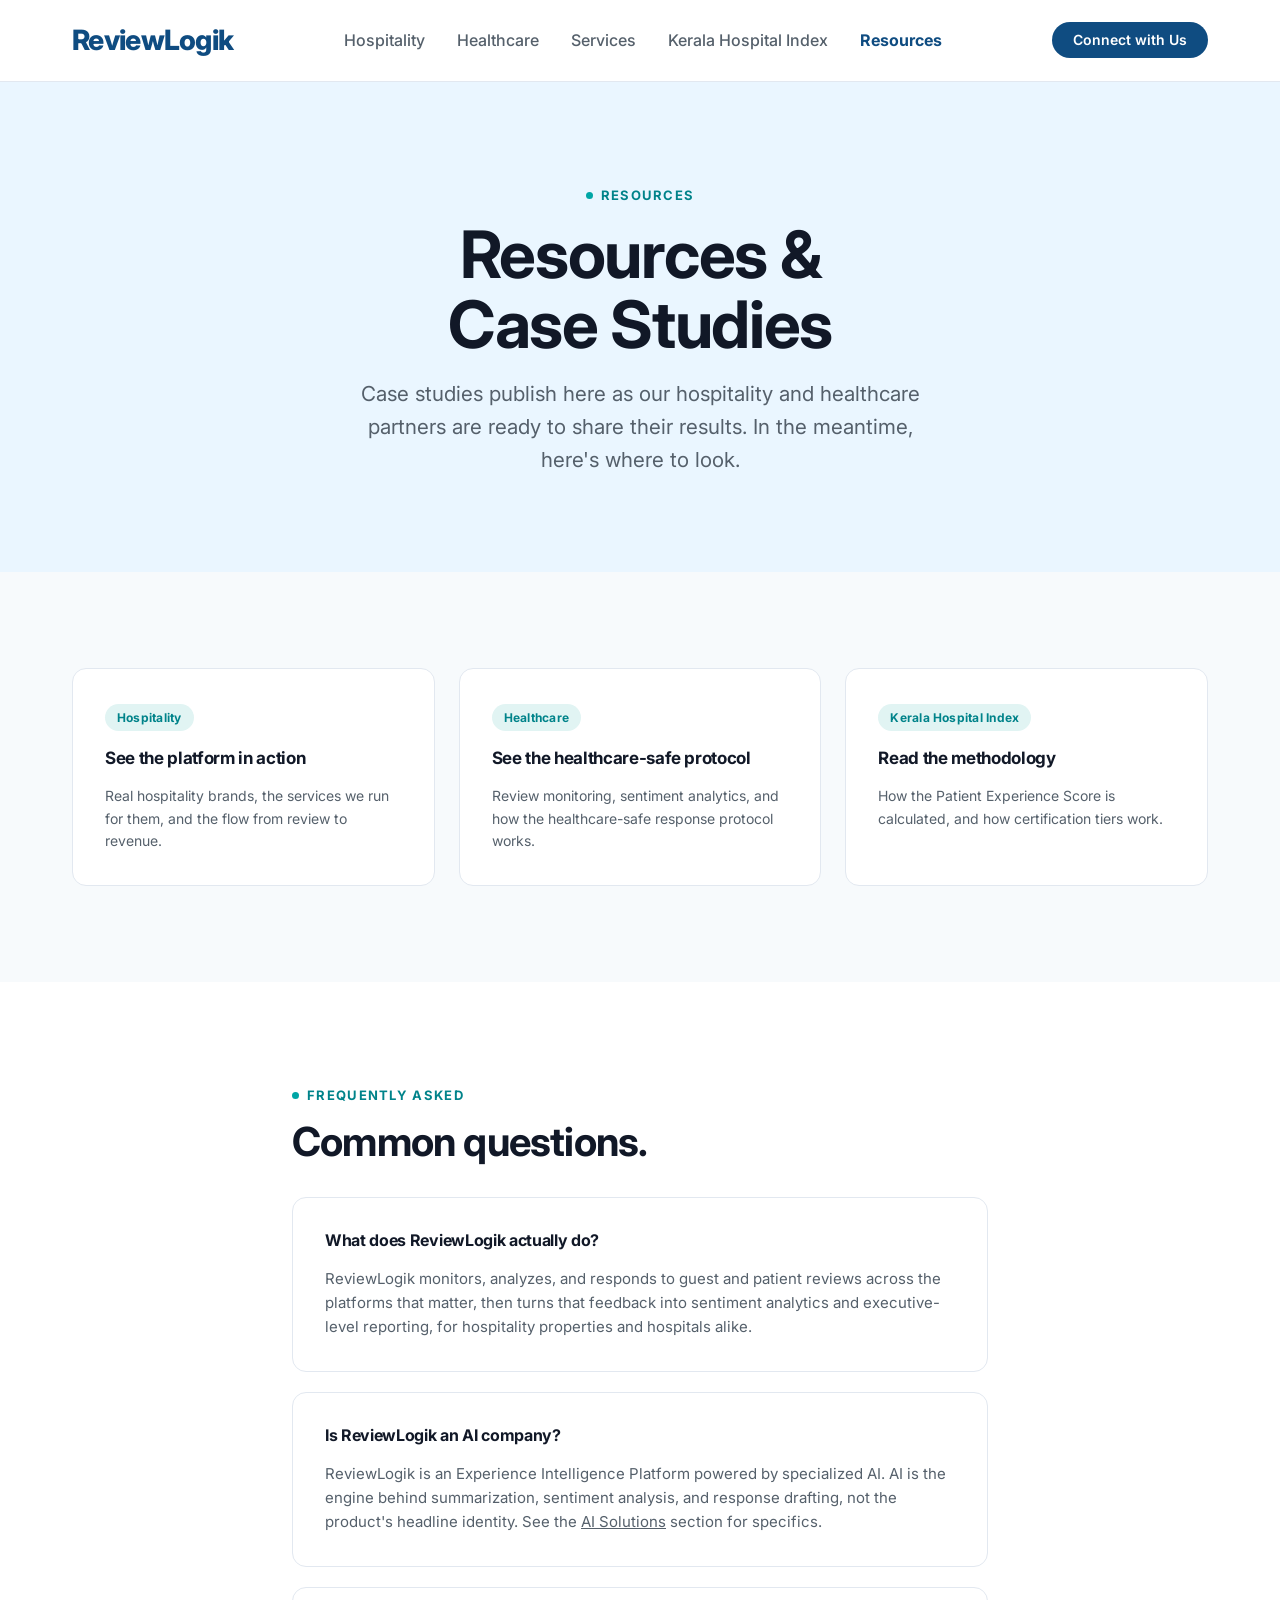
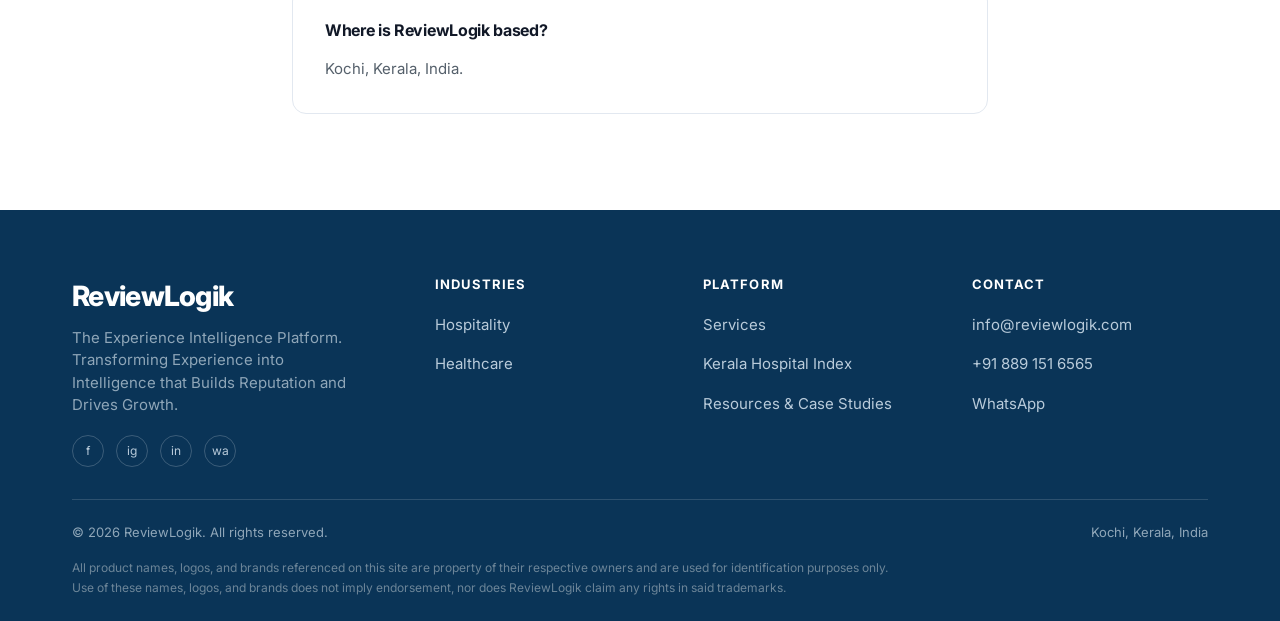
<file: resources.html>
<!DOCTYPE html>
<html lang="en">
<head>
<meta charset="UTF-8">
<meta name="viewport" content="width=device-width, initial-scale=1.0">
<title>Resources &amp; Case Studies | ReviewLogik</title>
<meta name="description" content="Resources and case studies from ReviewLogik: case studies publish here as our hospitality and healthcare partners are ready to share their results.">
<link rel="canonical" href="https://reviewlogik.com/resources.html">

<meta property="og:type" content="website">
<meta property="og:title" content="Resources & Case Studies | ReviewLogik">
<meta property="og:description" content="Resources and case studies from ReviewLogik: case studies publish here as our hospitality and healthcare partners are ready to share their results.">
<meta property="og:url" content="https://reviewlogik.com/resources.html">
<meta property="og:image" content="https://reviewlogik.com/assets/img/og-default.png">
<meta property="og:site_name" content="ReviewLogik">

<meta name="twitter:card" content="summary_large_image">
<meta name="twitter:title" content="Resources & Case Studies | ReviewLogik">
<meta name="twitter:description" content="Resources and case studies from ReviewLogik: case studies publish here as our hospitality and healthcare partners are ready to share their results.">
<meta name="twitter:image" content="https://reviewlogik.com/assets/img/og-default.png">

<link rel="preconnect" href="https://fonts.googleapis.com">
<link rel="preconnect" href="https://fonts.gstatic.com" crossorigin>
<link href="https://fonts.googleapis.com/css2?family=Inter:wght@400;500;600;700;800&display=swap" rel="stylesheet">
<link rel="stylesheet" href="/assets/css/styles.css">

<script type="application/ld+json">
{
  "@context": "https://schema.org",
  "@type": "Organization",
  "name": "ReviewLogik",
  "url": "https://reviewlogik.com/",
  "description": "ReviewLogik is the Experience Intelligence Platform, helping hospitality and healthcare organizations turn guest and patient feedback into reputation and growth.",
  "sameAs": ["https://www.facebook.com/reviewlogik/", "https://www.instagram.com/reviewlogik/", "https://www.linkedin.com/company/reviewlogik/"],
  "address": { "@type": "PostalAddress", "addressLocality": "Kochi", "addressRegion": "Kerala", "addressCountry": "IN" },
  "contactPoint": { "@type": "ContactPoint", "telephone": "+91-889-151-6565", "email": "info@reviewlogik.com", "contactType": "sales" }
}
</script>
<script type="application/ld+json">
{
  "@context": "https://schema.org",
  "@type": "BreadcrumbList",
  "itemListElement": [
    { "@type": "ListItem", "position": 1, "name": "Home", "item": "https://reviewlogik.com/" },
    { "@type": "ListItem", "position": 2, "name": "Resources & Case Studies", "item": "https://reviewlogik.com/resources.html" }
  ]
}
</script>
</head>
<body>

<a class="skip-link" href="#main">Skip to content</a>
<header class="site-header">
  <div class="nav-inner">
    <a class="wordmark" href="/index.html" aria-label="ReviewLogik home">ReviewLogik</a>
    <nav class="nav-links" aria-label="Primary">
      <a href="/industries/hospitality.html">Hospitality</a>
      <a href="/industries/healthcare.html">Healthcare</a>
      <a href="/services.html">Services</a>
      <a href="/kerala-hospital-index.html">Kerala Hospital Index</a>
      <a href="/resources.html" aria-current="page">Resources</a>
    </nav>
    <div class="nav-cta">
      <a class="btn btn-primary btn-sm" href="/services.html#audit">Connect with Us</a>
      <button class="nav-toggle" type="button" aria-label="Open menu" aria-expanded="false" aria-controls="mobile-nav">
        <svg width="20" height="20" viewBox="0 0 20 20" fill="none" aria-hidden="true"><path d="M3 5h14M3 10h14M3 15h14" stroke="currentColor" stroke-width="1.6" stroke-linecap="round"/></svg>
      </button>
    </div>
  </div>
  <nav class="nav-mobile" id="mobile-nav" aria-label="Mobile">
    <a href="/industries/hospitality.html">Hospitality</a>
    <a href="/industries/healthcare.html">Healthcare</a>
    <a href="/services.html">Services</a>
    <a href="/kerala-hospital-index.html">Kerala Hospital Index</a>
    <a href="/resources.html">Resources</a>
    <a href="/services.html#audit">Connect with Us</a>
  </nav>
</header>

<main id="main">

  <!-- HERO -->
  <section class="center-text section-sky">
    <div class="wrap" style="max-width:720px;">
      <span class="eyebrow" style="justify-content:center;">Resources</span>
      <h1>Resources &amp; Case Studies</h1>
      <p class="lede center-text" style="margin:16px auto 0;">Case studies publish here as our hospitality and healthcare partners are ready to share their results. In the meantime, here's where to look.</p>
    </div>
  </section>

  <!-- WHERE TO LOOK NOW -->
  <section class="section-alt">
    <div class="wrap">
      <div class="grid grid-3">
        <a class="card card-hover reveal" href="/industries/hospitality.html" style="display:block;">
          <span class="badge badge-teal mb-2">Hospitality</span>
          <h3 style="font-size:1.0625rem;">See the platform in action</h3>
          <p class="muted mt-2" style="font-size:0.875rem;">Real hospitality brands, the services we run for them, and the flow from review to revenue.</p>
        </a>
        <a class="card card-hover reveal" href="/industries/healthcare.html" style="display:block;">
          <span class="badge badge-teal mb-2">Healthcare</span>
          <h3 style="font-size:1.0625rem;">See the healthcare-safe protocol</h3>
          <p class="muted mt-2" style="font-size:0.875rem;">Review monitoring, sentiment analytics, and how the healthcare-safe response protocol works.</p>
        </a>
        <a class="card card-hover reveal" href="/kerala-hospital-index.html" style="display:block;">
          <span class="badge badge-teal mb-2">Kerala Hospital Index</span>
          <h3 style="font-size:1.0625rem;">Read the methodology</h3>
          <p class="muted mt-2" style="font-size:0.875rem;">How the Patient Experience Score is calculated, and how certification tiers work.</p>
        </a>
      </div>
    </div>
  </section>

  <!-- FAQ -->
  <section>
    <div class="wrap" style="max-width:760px;">
      <div class="section-head reveal">
        <span class="eyebrow">Frequently Asked</span>
        <h2>Common questions.</h2>
      </div>
      <div class="stack-3" style="gap:20px;">
        <div class="card reveal">
          <h3 style="font-size:1rem;">What does ReviewLogik actually do?</h3>
          <p class="muted mt-2" style="font-size:0.9375rem;">ReviewLogik monitors, analyzes, and responds to guest and patient reviews across the platforms that matter, then turns that feedback into sentiment analytics and executive-level reporting, for hospitality properties and hospitals alike.</p>
        </div>
        <div class="card reveal">
          <h3 style="font-size:1rem;">Is ReviewLogik an AI company?</h3>
          <p class="muted mt-2" style="font-size:0.9375rem;">ReviewLogik is an Experience Intelligence Platform powered by specialized AI. AI is the engine behind summarization, sentiment analysis, and response drafting, not the product's headline identity. See the <a href="/services.html#ai-solutions" style="text-decoration:underline;">AI Solutions</a> section for specifics.</p>
        </div>
        <div class="card reveal">
          <h3 style="font-size:1rem;">Where is ReviewLogik based?</h3>
          <p class="muted mt-2" style="font-size:0.9375rem;">Kochi, Kerala, India.</p>
        </div>
      </div>
    </div>
  </section>

</main>

<footer class="site-footer">
  <div class="wrap">
    <div class="footer-grid">
      <div>
        <div class="wordmark">ReviewLogik</div>
        <p class="footer-tagline">The Experience Intelligence Platform. Transforming Experience into Intelligence that Builds Reputation and Drives Growth.</p>
        <div class="footer-social">
          <a href="https://www.facebook.com/reviewlogik/" aria-label="ReviewLogik on Facebook">f</a>
          <a href="https://www.instagram.com/reviewlogik/" aria-label="ReviewLogik on Instagram">ig</a>
          <a href="https://www.linkedin.com/company/reviewlogik/" aria-label="ReviewLogik on LinkedIn">in</a>
          <a href="https://wa.me/+918891516565" aria-label="Message ReviewLogik on WhatsApp">wa</a>
        </div>
      </div>
      <div>
        <h5>Industries</h5>
        <ul>
          <li><a href="/industries/hospitality.html">Hospitality</a></li>
          <li><a href="/industries/healthcare.html">Healthcare</a></li>
        </ul>
      </div>
      <div>
        <h5>Platform</h5>
        <ul>
          <li><a href="/services.html">Services</a></li>
          <li><a href="/kerala-hospital-index.html">Kerala Hospital Index</a></li>
          <li><a href="/resources.html">Resources &amp; Case Studies</a></li>
        </ul>
      </div>
      <div>
        <h5>Contact</h5>
        <ul>
          <li><a href="mailto:info@reviewlogik.com">info@reviewlogik.com</a></li>
          <li><a href="tel:+918891516565">+91 889 151 6565</a></li>
          <li><a href="https://wa.me/+918891516565">WhatsApp</a></li>
        </ul>
      </div>
    </div>
    <div class="footer-bottom">
      <span>&copy; 2026 ReviewLogik. All rights reserved.</span>
      <span>Kochi, Kerala, India</span>
    </div>
    <p class="footer-legal">All product names, logos, and brands referenced on this site are property of their respective owners and are used for identification purposes only. Use of these names, logos, and brands does not imply endorsement, nor does ReviewLogik claim any rights in said trademarks.</p>
  </div>
</footer>

<script src="/assets/js/site.js"></script>
</body>
</html>
</file>
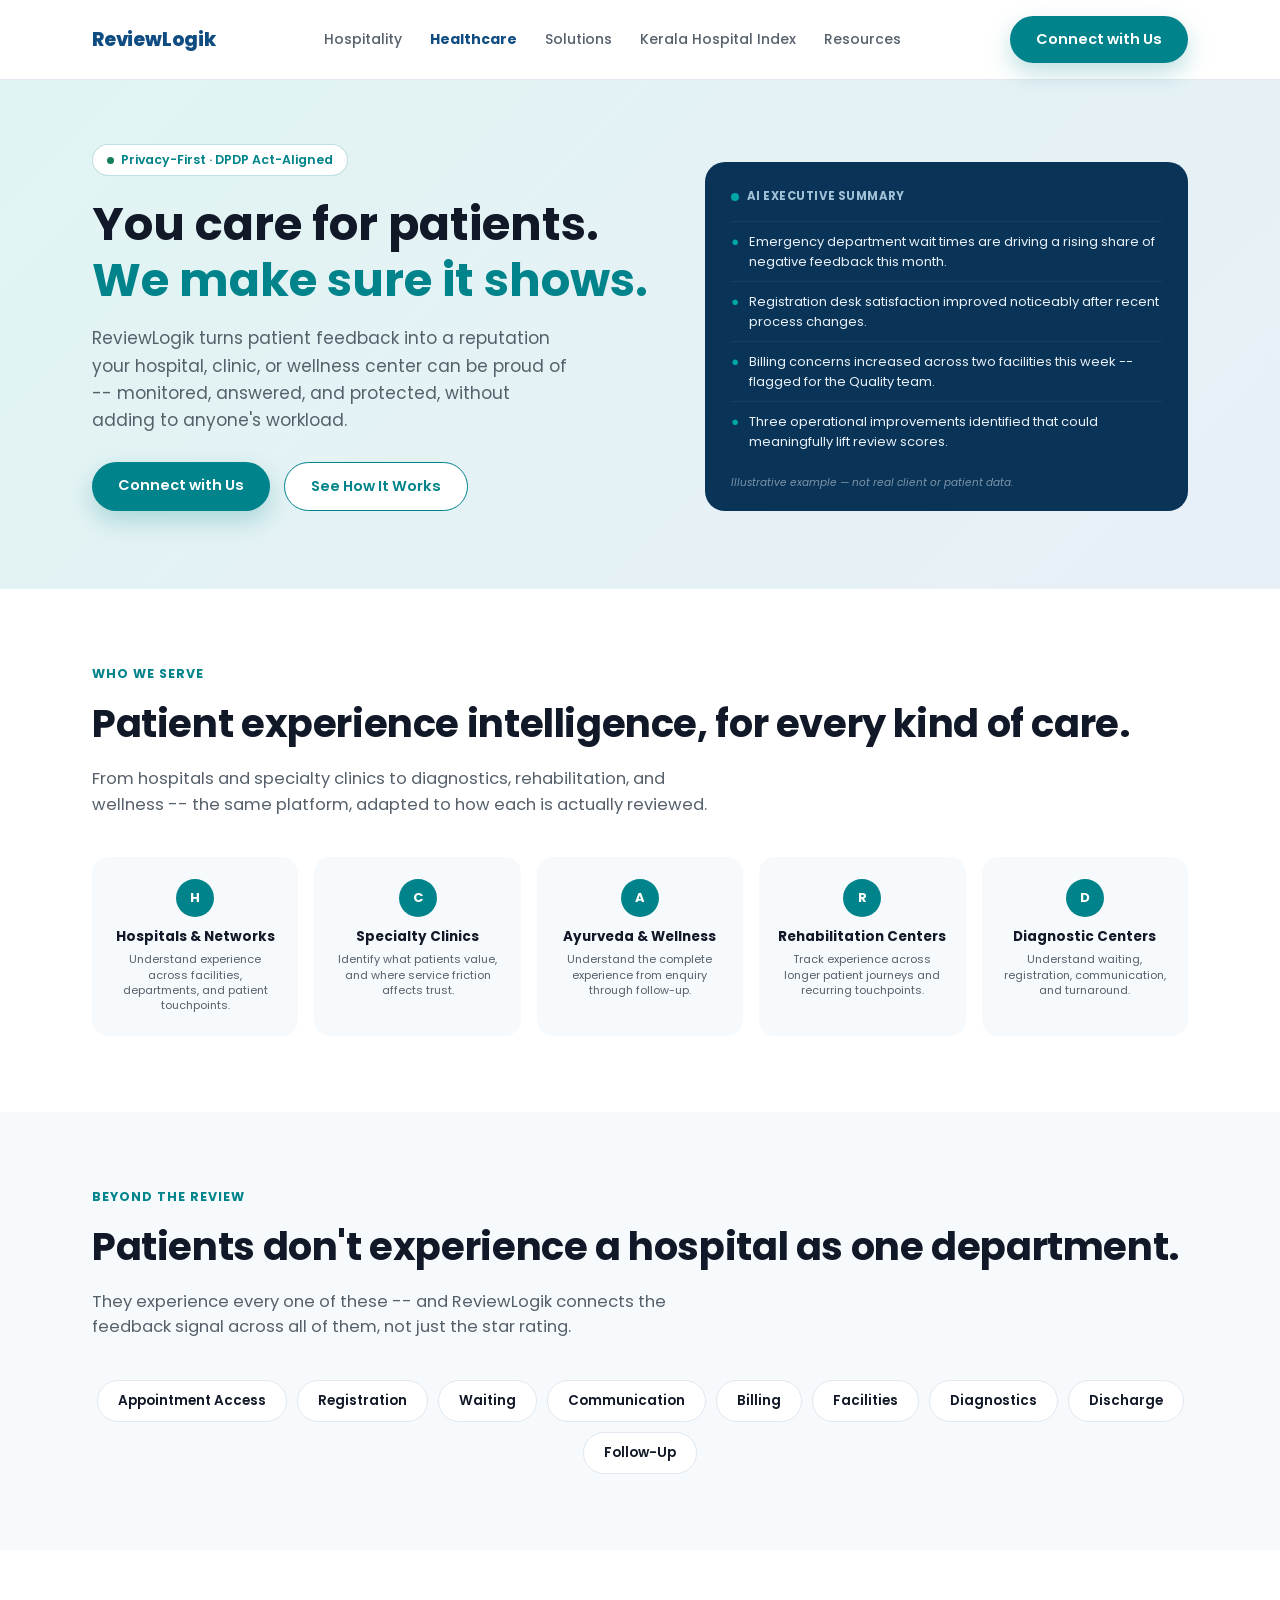
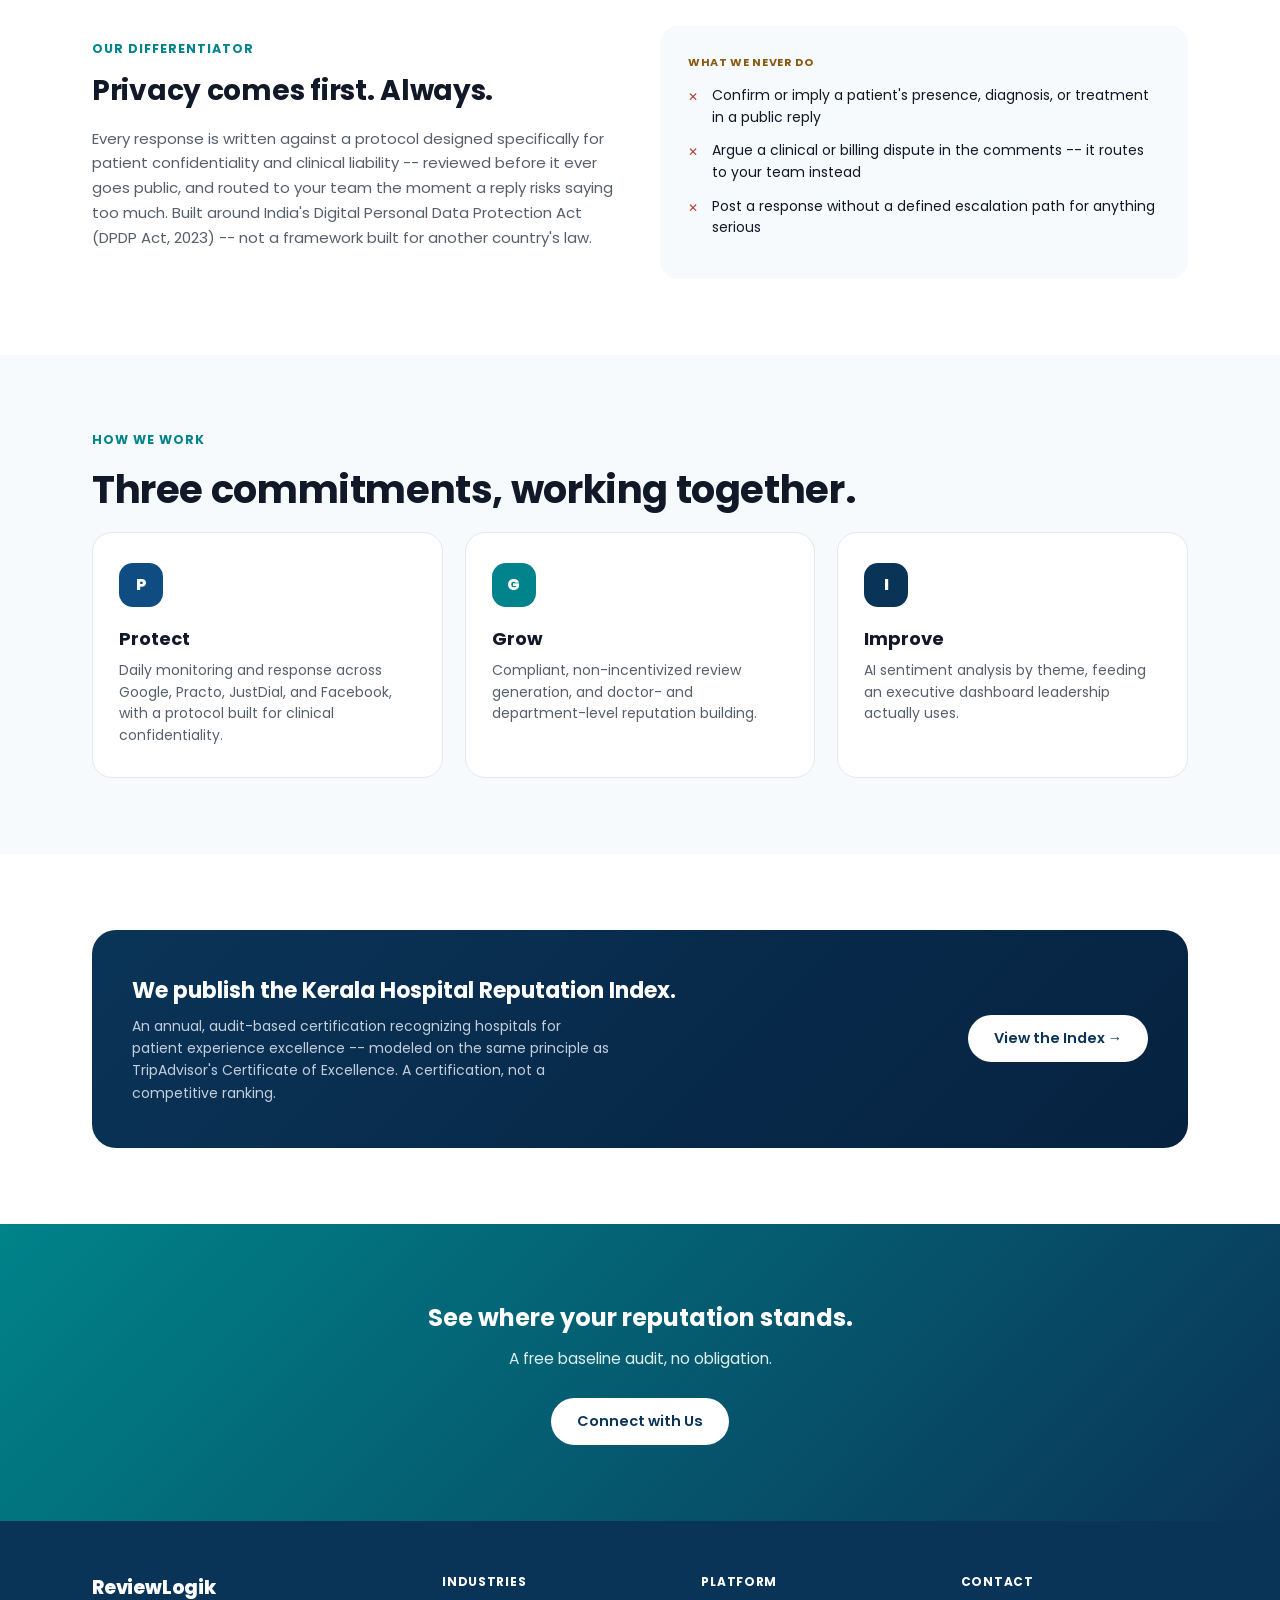
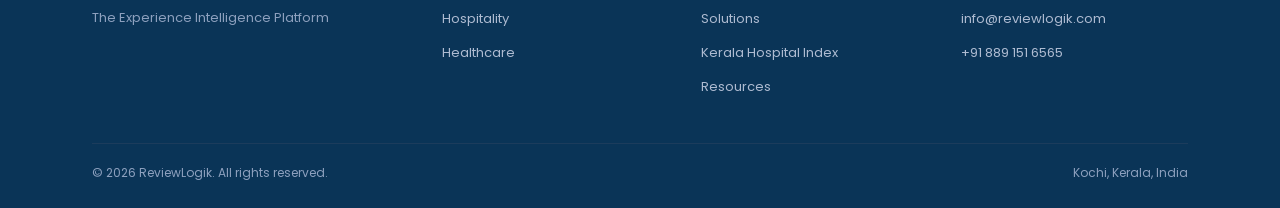
<file: ReviewLogik_Healthcare_Page.html>
<!DOCTYPE html>
<html lang="en">
<head>
<meta charset="UTF-8" />
<meta name="viewport" content="width=device-width, initial-scale=1.0" />
<title>ReviewLogik | Patient Experience Intelligence for Healthcare</title>
<meta name="description" content="ReviewLogik helps hospitals, clinics, and wellness providers understand and improve the patient experience, with a response protocol aligned to India's DPDP Act." />
<link rel="preconnect" href="https://fonts.googleapis.com">
<link href="https://fonts.googleapis.com/css2?family=Poppins:wght@400;500;600;700;800&display=swap" rel="stylesheet">
<style>
  :root{
    --color-primary:#0F4C81; --color-primary-dark:#0A3457; --color-primary-100:#E8F0F7;
    --color-teal:#00838A; --color-teal-bright:#00A6A6; --color-teal-100:#E1F4F3;
    --color-ink:#111827; --color-slate:#55606B; --color-slate-light:#8993A1;
    --color-surface:#FFFFFF; --color-surface-alt:#F7FAFC; --color-line:#E2E8F0;
    --color-success-text:#157F5A; --color-success-wash:#E7F6EE;
    --color-warning-text:#8A5A10; --color-warning-wash:#FDF3E3;
    --font:'Poppins', -apple-system, BlinkMacSystemFont, "Segoe UI", Roboto, Helvetica, Arial, sans-serif;
  }
  *{box-sizing:border-box;}
  html{scroll-behavior:smooth;}
  body{ margin:0; background:var(--color-surface); font-family:var(--font); color:var(--color-ink); }
  a{ color:inherit; }
  .wrap{ max-width:1160px; margin:0 auto; padding:0 32px; }
  section{ padding:76px 0; }
  .eyebrow{ font-size:12.5px; font-weight:700; letter-spacing:0.08em; text-transform:uppercase; color:var(--color-teal); margin-bottom:12px; }
  h2.section-title{ font-size:clamp(1.6rem, 1.2rem + 1.6vw, 2.4rem); font-weight:700; margin:0 0 14px; letter-spacing:-0.01em; }
  .section-sub{ font-size:16.5px; color:var(--color-slate); max-width:640px; margin-bottom:40px; line-height:1.55; }

  .btn-pill{ display:inline-block; padding:13px 26px; border-radius:999px; font-size:14.5px; font-weight:600; text-decoration:none; cursor:pointer; border:none; }
  .btn-primary{ background:var(--color-teal); color:#fff; box-shadow:0 10px 24px rgba(0,131,138,0.25); }
  .btn-ghost{ background:#fff; border:1.5px solid var(--color-teal); color:var(--color-teal); }
  .btn-on-dark{ background:#fff; color:var(--color-primary-dark); }

  header.nav{ position:sticky; top:0; z-index:50; background:rgba(255,255,255,0.92); backdrop-filter:blur(8px); border-bottom:1px solid var(--color-line); }
  .nav-inner{ display:flex; align-items:center; justify-content:space-between; padding:16px 32px; max-width:1160px; margin:0 auto; }
  .wordmark{ font-weight:800; font-size:19px; color:var(--color-primary); letter-spacing:-0.01em; text-decoration:none; }
  nav.links{ display:flex; align-items:center; gap:28px; }
  nav.links a{ font-size:14px; color:var(--color-slate); text-decoration:none; font-weight:500; }
  nav.links a.current{ color:var(--color-primary); font-weight:700; }

  .hero{ background:linear-gradient(135deg, var(--color-teal-100) 0%, var(--color-primary-100) 100%); padding:64px 0 60px; }
  .hero-grid{ display:grid; grid-template-columns:1.05fr 0.9fr; gap:50px; align-items:center; }
  .badge{ display:inline-flex; align-items:center; gap:7px; background:#fff; border:1px solid rgba(0,131,138,0.25); padding:6px 14px; border-radius:999px; font-size:12.5px; font-weight:600; color:var(--color-teal); margin-bottom:20px; }
  .badge .dot{ width:7px; height:7px; border-radius:50%; background:var(--color-success-text); }
  .hero h1{ font-size:clamp(1.9rem, 1.3rem + 2.5vw, 2.9rem); font-weight:700; color:var(--color-ink); line-height:1.2; margin:0 0 18px; }
  .hero h1 .hl{ color:var(--color-teal); }
  .hero p.sub{ font-size:17px; color:var(--color-slate); line-height:1.6; margin:0 0 28px; max-width:480px; }
  .hero-ctas{ display:flex; gap:14px; flex-wrap:wrap; margin-bottom:18px; }

  /* AI EXECUTIVE SUMMARY CARD */
  .ai-card{ background:var(--color-primary-dark); border-radius:20px; padding:26px 26px 20px; color:#fff; }
  .ai-card .head{ display:flex; align-items:center; gap:8px; margin-bottom:16px; }
  .ai-card .head .pulse{ width:8px; height:8px; border-radius:50%; background:var(--color-teal-bright); }
  .ai-card .head .t{ font-size:11.5px; font-weight:700; letter-spacing:0.05em; color:#9FC0D6; text-transform:uppercase; }
  .ai-row{ display:flex; gap:10px; padding:10px 0; border-top:1px solid #1C3C5C; font-size:13px; line-height:1.5; color:#E8F0F7; }
  .ai-row:first-of-type{ border-top:none; }
  .ai-row .b{ color:var(--color-teal-bright); flex-shrink:0; }
  .ai-note{ margin-top:14px; font-size:10.5px; color:#7C93A8; font-style:italic; }

  /* SEGMENTS */
  .segments{ background:#fff; }
  .seg-grid{ display:grid; grid-template-columns:repeat(5,1fr); gap:16px; }
  .seg-card{ background:var(--color-surface-alt); border-radius:16px; padding:22px 18px; text-align:center; }
  .seg-card .mark{ width:38px; height:38px; border-radius:50%; background:var(--color-teal); color:#fff; display:flex; align-items:center; justify-content:center; font-weight:700; font-size:13px; margin:0 auto 12px; }
  .seg-card h3{ font-size:13.5px; font-weight:700; margin:0 0 6px; line-height:1.25; }
  .seg-card p{ font-size:11px; color:var(--color-slate); line-height:1.4; margin:0; }

  /* TOUCHPOINTS CHAIN */
  .touchpoints{ background:var(--color-surface-alt); }
  .tp-row{ display:flex; flex-wrap:wrap; gap:10px; justify-content:center; }
  .tp-chip{ background:#fff; border:1px solid var(--color-line); border-radius:999px; padding:10px 20px; font-size:13.5px; font-weight:600; color:var(--color-ink); }

  /* PROTOCOL */
  .protocol{ background:#fff; }
  .protocol-grid{ display:grid; grid-template-columns:1fr 1fr; gap:40px; align-items:center; }
  .never-list{ background:var(--color-surface-alt); border-radius:18px; padding:28px; }
  .never-list .label{ font-size:11px; font-weight:700; letter-spacing:0.06em; text-transform:uppercase; color:var(--color-warning-text); margin-bottom:14px; display:block; }
  .never-list ul{ margin:0; padding:0; list-style:none; }
  .never-list li{ font-size:14px; color:var(--color-ink); line-height:1.55; margin-bottom:12px; padding-left:24px; position:relative; }
  .never-list li:before{ content:"\2715"; position:absolute; left:0; color:#B03B30; font-size:12px; top:3px; }

  /* PILLARS reuse */
  .pillars{ background:var(--color-surface-alt); }
  .pillar-grid{ display:grid; grid-template-columns:repeat(3,1fr); gap:22px; }
  .pillar-card{ background:#fff; border-radius:20px; padding:30px 26px; border:1px solid var(--color-line); }
  .pillar-card .mark{ width:44px; height:44px; border-radius:14px; display:flex; align-items:center; justify-content:center; font-weight:800; font-size:16px; color:#fff; margin-bottom:18px; }
  .pillar-card h3{ font-size:18px; margin:0 0 8px; }
  .pillar-card p{ font-size:14px; color:var(--color-slate); line-height:1.55; margin:0; }

  /* INDEX CALLOUT */
  .index-cta{ background:linear-gradient(135deg, var(--color-primary-dark) 0%, #062240 100%); border-radius:24px; padding:44px 40px; color:#fff; display:flex; align-items:center; justify-content:space-between; gap:30px; flex-wrap:wrap; }
  .index-cta .txt h3{ font-size:22px; margin:0 0 8px; }
  .index-cta .txt p{ font-size:14px; color:#C3CEDD; margin:0; max-width:480px; line-height:1.6; }

  /* FINAL CTA */
  .final-cta{ background:linear-gradient(135deg, var(--color-teal) 0%, var(--color-primary-dark) 100%); text-align:center; color:#fff; }
  .final-cta h2{ font-size:clamp(1.6rem,1.2rem+1.6vw,2.2rem); margin:0 0 12px; }
  .final-cta p{ font-size:15.5px; color:#DCEFEF; margin:0 0 28px; }

  footer{ background:var(--color-primary-dark); color:#AEBBD1; padding:52px 0 26px; }
  .footer-grid{ display:grid; grid-template-columns:1.4fr 1fr 1fr 1fr; gap:32px; margin-bottom:36px; }
  footer .wordmark{ color:#fff; }
  footer .tag{ font-size:13px; color:#8DA0BE; margin-top:6px; }
  footer h5{ color:#fff; font-size:12px; letter-spacing:0.06em; text-transform:uppercase; margin:0 0 14px; }
  footer ul{ list-style:none; margin:0; padding:0; }
  footer li{ margin-bottom:9px; }
  footer a{ text-decoration:none; color:#AEBBD1; font-size:13px; }
  .footer-bottom{ border-top:1px solid #1C3C5C; padding-top:20px; display:flex; justify-content:space-between; flex-wrap:wrap; gap:10px; font-size:12px; color:#8DA0BE; }

  @media (max-width:900px){
    .hero-grid, .protocol-grid{ grid-template-columns:1fr; }
    .seg-grid{ grid-template-columns:1fr 1fr; }
  }
</style>
</head>
<body>

<header class="nav">
  <div class="nav-inner">
    <a class="wordmark" href="#top">ReviewLogik</a>
    <nav class="links">
      <a href="#">Hospitality</a>
      <a href="#" class="current">Healthcare</a>
      <a href="#">Solutions</a>
      <a href="#">Kerala Hospital Index</a>
      <a href="#">Resources</a>
    </nav>
    <a class="btn-pill btn-primary" href="#connect">Connect with Us</a>
  </div>
</header>

<main id="top">

  <section class="hero">
    <div class="wrap hero-grid">
      <div>
        <div class="badge"><span class="dot"></span>Privacy-First &middot; DPDP Act-Aligned</div>
        <h1>You care for patients. <span class="hl">We make sure it shows.</span></h1>
        <p class="sub">ReviewLogik turns patient feedback into a reputation your hospital, clinic, or wellness center can be proud of -- monitored, answered, and protected, without adding to anyone's workload.</p>
        <div class="hero-ctas">
          <a class="btn-pill btn-primary" href="#connect">Connect with Us</a>
          <a class="btn-pill btn-ghost" href="#segments">See How It Works</a>
        </div>
      </div>
      <div class="ai-card">
        <div class="head"><span class="pulse"></span><span class="t">AI EXECUTIVE SUMMARY</span></div>
        <div class="ai-row"><span class="b">&#9679;</span>Emergency department wait times are driving a rising share of negative feedback this month.</div>
        <div class="ai-row"><span class="b">&#9679;</span>Registration desk satisfaction improved noticeably after recent process changes.</div>
        <div class="ai-row"><span class="b">&#9679;</span>Billing concerns increased across two facilities this week -- flagged for the Quality team.</div>
        <div class="ai-row"><span class="b">&#9679;</span>Three operational improvements identified that could meaningfully lift review scores.</div>
        <div class="ai-note">Illustrative example &mdash; not real client or patient data.</div>
      </div>
    </div>
  </section>

  <!-- SEGMENTS -->
  <section class="segments" id="segments">
    <div class="wrap">
      <div class="eyebrow">Who We Serve</div>
      <h2 class="section-title">Patient experience intelligence, for every kind of care.</h2>
      <div class="section-sub">From hospitals and specialty clinics to diagnostics, rehabilitation, and wellness -- the same platform, adapted to how each is actually reviewed.</div>
      <div class="seg-grid">
        <div class="seg-card"><div class="mark">H</div><h3>Hospitals &amp; Networks</h3><p>Understand experience across facilities, departments, and patient touchpoints.</p></div>
        <div class="seg-card"><div class="mark">C</div><h3>Specialty Clinics</h3><p>Identify what patients value, and where service friction affects trust.</p></div>
        <div class="seg-card"><div class="mark">A</div><h3>Ayurveda &amp; Wellness</h3><p>Understand the complete experience from enquiry through follow-up.</p></div>
        <div class="seg-card"><div class="mark">R</div><h3>Rehabilitation Centers</h3><p>Track experience across longer patient journeys and recurring touchpoints.</p></div>
        <div class="seg-card"><div class="mark">D</div><h3>Diagnostic Centers</h3><p>Understand waiting, registration, communication, and turnaround.</p></div>
      </div>
    </div>
  </section>

  <!-- TOUCHPOINTS -->
  <section class="touchpoints">
    <div class="wrap">
      <div class="eyebrow">Beyond the Review</div>
      <h2 class="section-title">Patients don't experience a hospital as one department.</h2>
      <div class="section-sub">They experience every one of these -- and ReviewLogik connects the feedback signal across all of them, not just the star rating.</div>
      <div class="tp-row">
        <div class="tp-chip">Appointment Access</div>
        <div class="tp-chip">Registration</div>
        <div class="tp-chip">Waiting</div>
        <div class="tp-chip">Communication</div>
        <div class="tp-chip">Billing</div>
        <div class="tp-chip">Facilities</div>
        <div class="tp-chip">Diagnostics</div>
        <div class="tp-chip">Discharge</div>
        <div class="tp-chip">Follow-Up</div>
      </div>
    </div>
  </section>

  <!-- PROTOCOL -->
  <section class="protocol">
    <div class="wrap protocol-grid">
      <div>
        <div class="eyebrow">Our Differentiator</div>
        <h2 class="section-title" style="font-size:28px;">Privacy comes first. Always.</h2>
        <p style="color:var(--color-slate); font-size:15px; line-height:1.65;">Every response is written against a protocol designed specifically for patient confidentiality and clinical liability -- reviewed before it ever goes public, and routed to your team the moment a reply risks saying too much. Built around India's Digital Personal Data Protection Act (DPDP Act, 2023) -- not a framework built for another country's law.</p>
      </div>
      <div class="never-list">
        <span class="label">What We Never Do</span>
        <ul>
          <li>Confirm or imply a patient's presence, diagnosis, or treatment in a public reply</li>
          <li>Argue a clinical or billing dispute in the comments -- it routes to your team instead</li>
          <li>Post a response without a defined escalation path for anything serious</li>
        </ul>
      </div>
    </div>
  </section>

  <!-- PILLARS -->
  <section class="pillars">
    <div class="wrap">
      <div class="eyebrow">How We Work</div>
      <h2 class="section-title">Three commitments, working together.</h2>
      <div class="pillar-grid">
        <div class="pillar-card"><div class="mark" style="background:var(--color-primary);">P</div><h3>Protect</h3><p>Daily monitoring and response across Google, Practo, JustDial, and Facebook, with a protocol built for clinical confidentiality.</p></div>
        <div class="pillar-card"><div class="mark" style="background:var(--color-teal);">G</div><h3>Grow</h3><p>Compliant, non-incentivized review generation, and doctor- and department-level reputation building.</p></div>
        <div class="pillar-card"><div class="mark" style="background:var(--color-primary-dark);">I</div><h3>Improve</h3><p>AI sentiment analysis by theme, feeding an executive dashboard leadership actually uses.</p></div>
      </div>
    </div>
  </section>

  <!-- INDEX CALLOUT -->
  <section>
    <div class="wrap">
      <div class="index-cta">
        <div class="txt">
          <h3>We publish the Kerala Hospital Reputation Index.</h3>
          <p>An annual, audit-based certification recognizing hospitals for patient experience excellence -- modeled on the same principle as TripAdvisor's Certificate of Excellence. A certification, not a competitive ranking.</p>
        </div>
        <a class="btn-pill btn-on-dark" href="#">View the Index &rarr;</a>
      </div>
    </div>
  </section>

  <!-- FINAL CTA -->
  <section class="final-cta" id="connect">
    <div class="wrap">
      <h2>See where your reputation stands.</h2>
      <p>A free baseline audit, no obligation.</p>
      <a class="btn-pill btn-on-dark" href="mailto:info@reviewlogik.com">Connect with Us</a>
    </div>
  </section>

</main>

<footer>
  <div class="wrap">
    <div class="footer-grid">
      <div><div class="wordmark" style="font-weight:800; font-size:19px;">ReviewLogik</div><div class="tag">The Experience Intelligence Platform</div></div>
      <div><h5>Industries</h5><ul><li><a href="#">Hospitality</a></li><li><a href="#">Healthcare</a></li></ul></div>
      <div><h5>Platform</h5><ul><li><a href="#">Solutions</a></li><li><a href="#">Kerala Hospital Index</a></li><li><a href="#">Resources</a></li></ul></div>
      <div><h5>Contact</h5><ul><li><a href="#">info@reviewlogik.com</a></li><li><a href="#">+91 889 151 6565</a></li></ul></div>
    </div>
    <div class="footer-bottom"><span>&copy; 2026 ReviewLogik. All rights reserved.</span><span>Kochi, Kerala, India</span></div>
  </div>
</footer>

</body>
</html>
</file>
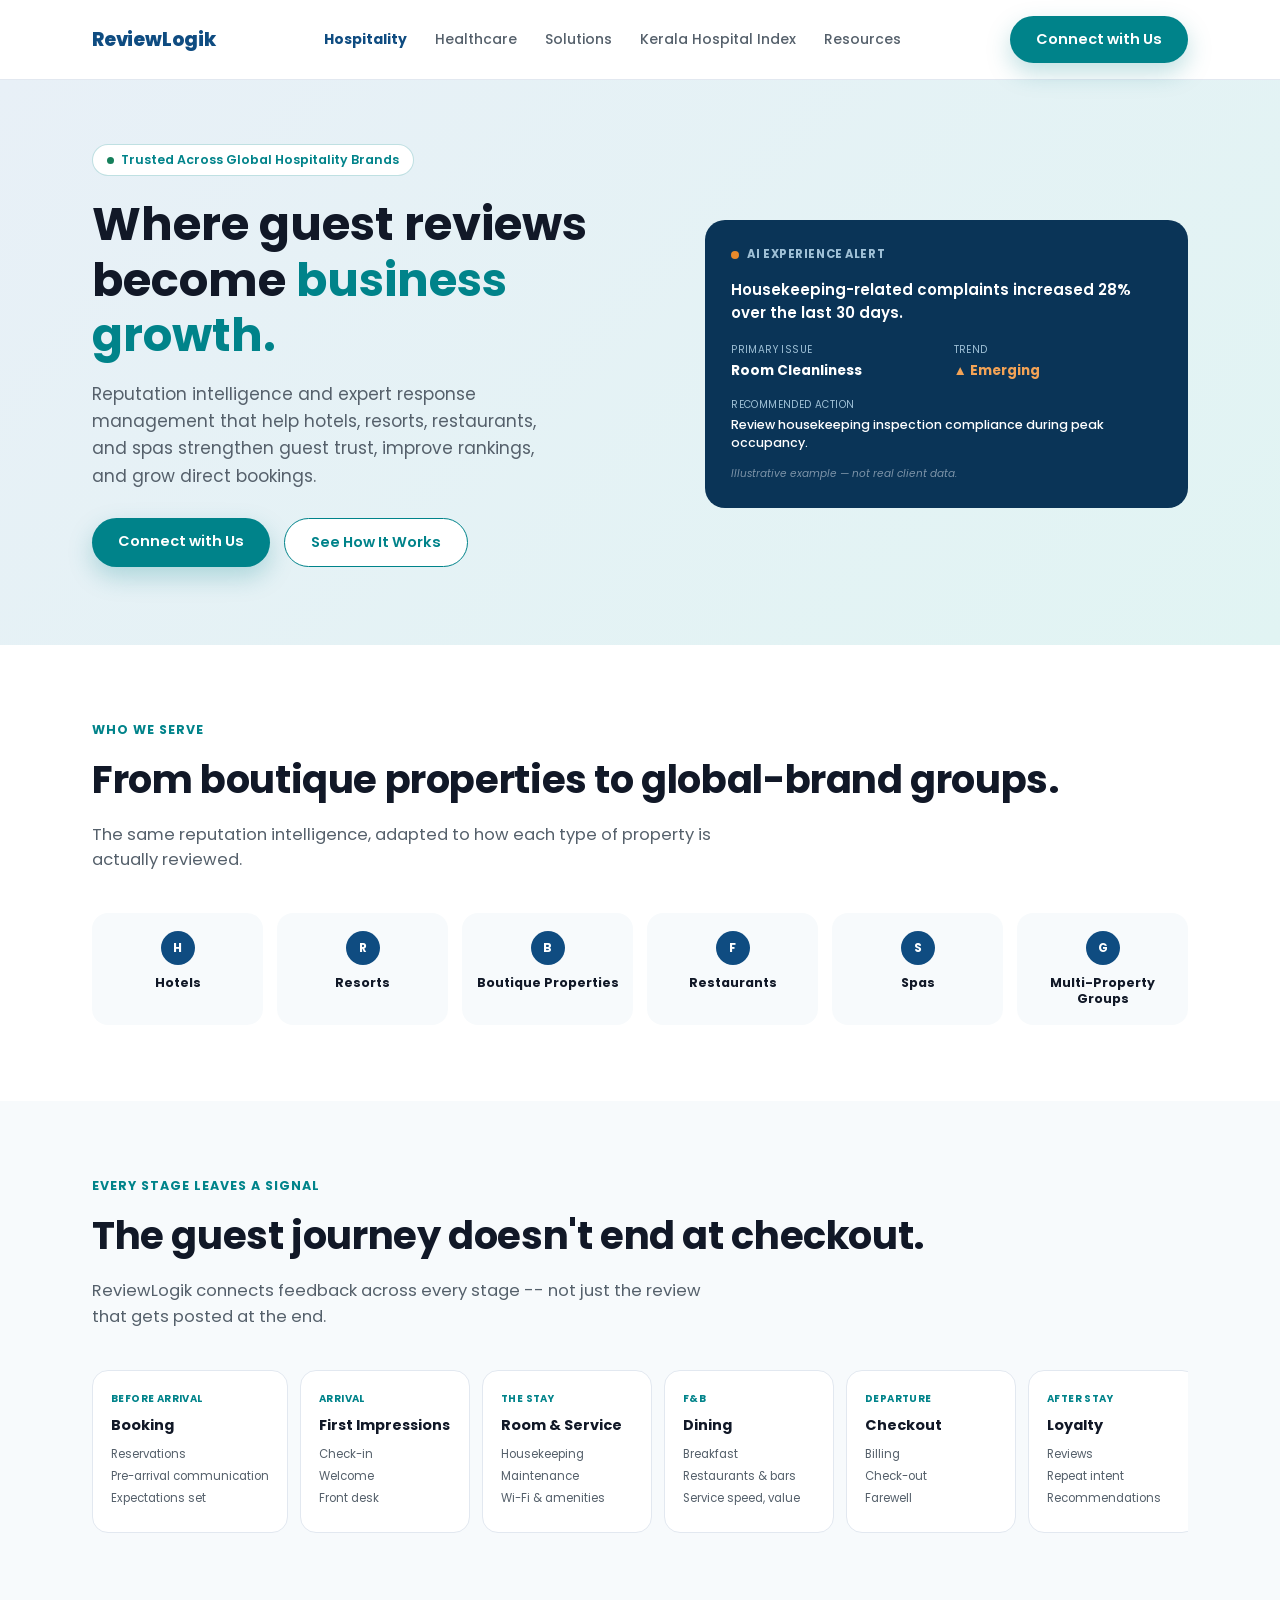
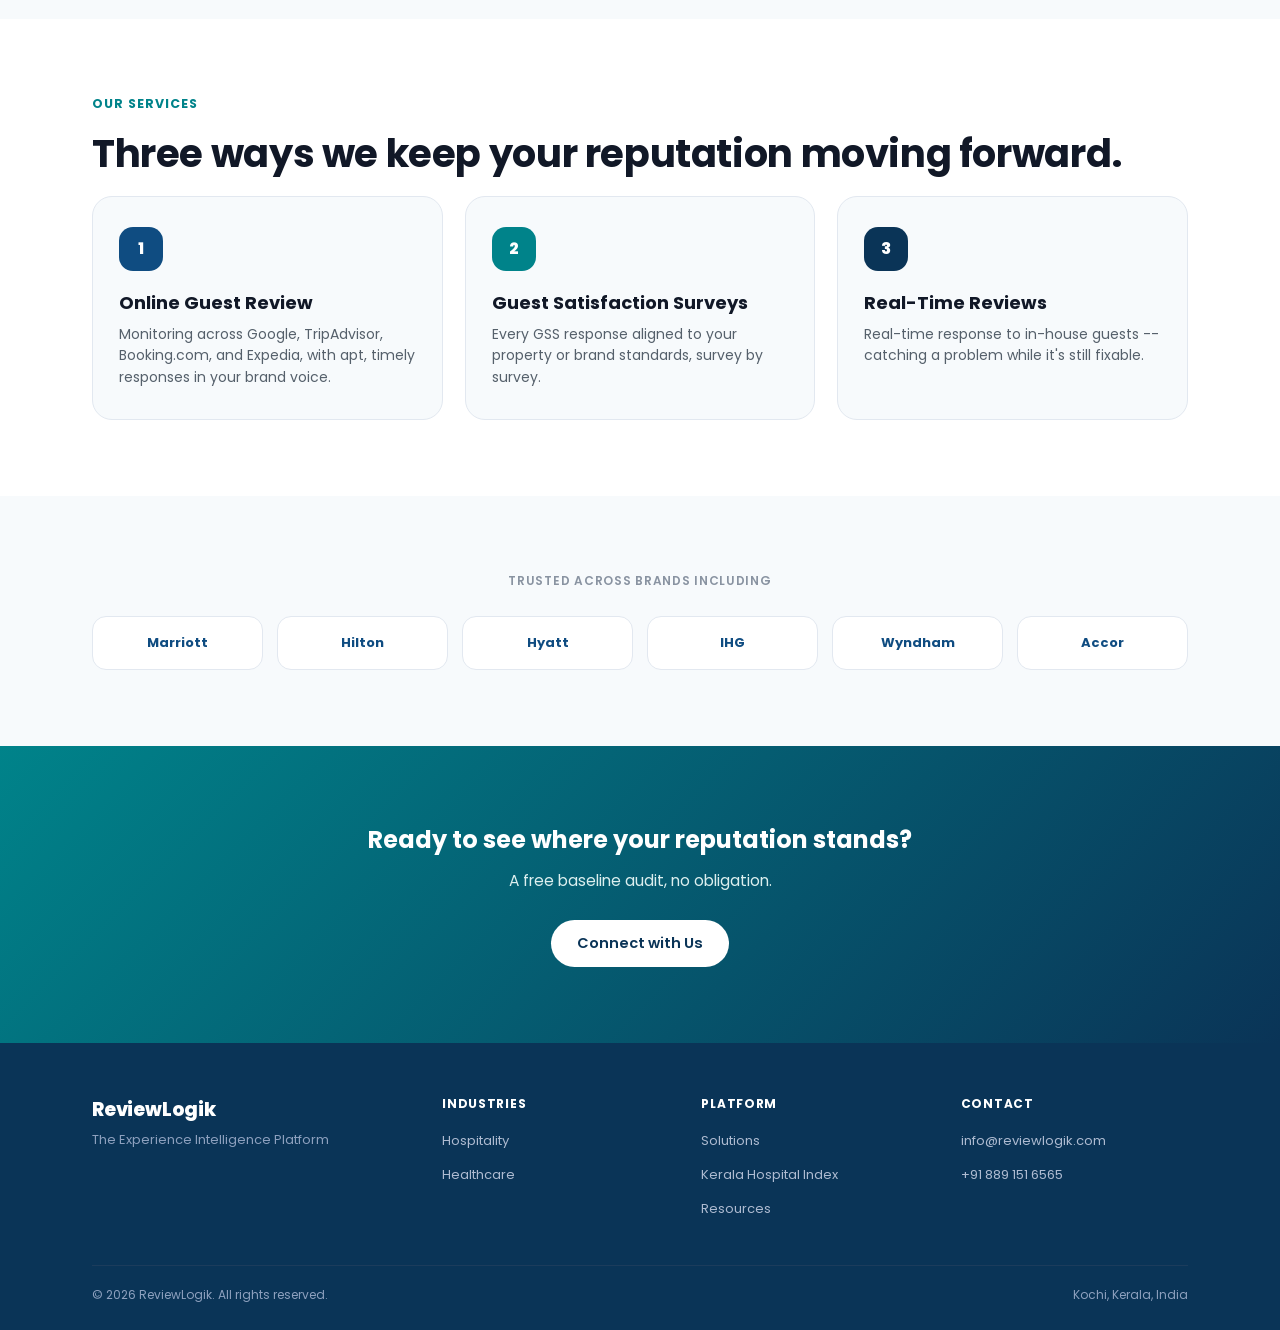
<file: ReviewLogik_Hospitality_Page.html>
<!DOCTYPE html>
<html lang="en">
<head>
<meta charset="UTF-8" />
<meta name="viewport" content="width=device-width, initial-scale=1.0" />
<title>ReviewLogik | Guest Experience Intelligence for Hospitality</title>
<meta name="description" content="ReviewLogik helps hotels, resorts, restaurants, and spas turn guest feedback into a stronger reputation and better operations." />
<link rel="preconnect" href="https://fonts.googleapis.com">
<link href="https://fonts.googleapis.com/css2?family=Poppins:wght@400;500;600;700;800&display=swap" rel="stylesheet">
<style>
  :root{
    --color-primary:#0F4C81; --color-primary-dark:#0A3457; --color-primary-100:#E8F0F7;
    --color-teal:#00838A; --color-teal-bright:#00A6A6; --color-teal-100:#E1F4F3;
    --color-ink:#111827; --color-slate:#55606B; --color-slate-light:#8993A1;
    --color-surface:#FFFFFF; --color-surface-alt:#F7FAFC; --color-line:#E2E8F0;
    --color-success-text:#157F5A; --color-success-wash:#E7F6EE;
    --color-warning-text:#8A5A10; --color-warning-wash:#FDF3E3;
    --font:'Poppins', -apple-system, BlinkMacSystemFont, "Segoe UI", Roboto, Helvetica, Arial, sans-serif;
  }
  *{box-sizing:border-box;}
  html{scroll-behavior:smooth;}
  body{ margin:0; background:var(--color-surface); font-family:var(--font); color:var(--color-ink); }
  a{ color:inherit; }
  .wrap{ max-width:1160px; margin:0 auto; padding:0 32px; }
  section{ padding:76px 0; }
  .eyebrow{ font-size:12.5px; font-weight:700; letter-spacing:0.08em; text-transform:uppercase; color:var(--color-teal); margin-bottom:12px; }
  h2.section-title{ font-size:clamp(1.6rem, 1.2rem + 1.6vw, 2.4rem); font-weight:700; margin:0 0 14px; letter-spacing:-0.01em; }
  .section-sub{ font-size:16.5px; color:var(--color-slate); max-width:640px; margin-bottom:40px; line-height:1.55; }

  .btn-pill{ display:inline-block; padding:13px 26px; border-radius:999px; font-size:14.5px; font-weight:600; text-decoration:none; cursor:pointer; border:none; }
  .btn-primary{ background:var(--color-teal); color:#fff; box-shadow:0 10px 24px rgba(0,131,138,0.25); }
  .btn-ghost{ background:#fff; border:1.5px solid var(--color-teal); color:var(--color-teal); }
  .btn-on-dark{ background:#fff; color:var(--color-primary-dark); }

  header.nav{ position:sticky; top:0; z-index:50; background:rgba(255,255,255,0.92); backdrop-filter:blur(8px); border-bottom:1px solid var(--color-line); }
  .nav-inner{ display:flex; align-items:center; justify-content:space-between; padding:16px 32px; max-width:1160px; margin:0 auto; }
  .wordmark{ font-weight:800; font-size:19px; color:var(--color-primary); letter-spacing:-0.01em; text-decoration:none; }
  nav.links{ display:flex; align-items:center; gap:28px; }
  nav.links a{ font-size:14px; color:var(--color-slate); text-decoration:none; font-weight:500; }
  nav.links a.current{ color:var(--color-primary); font-weight:700; }

  .hero{ background:linear-gradient(135deg, var(--color-primary-100) 0%, var(--color-teal-100) 100%); padding:64px 0 60px; }
  .hero-grid{ display:grid; grid-template-columns:1.05fr 0.9fr; gap:50px; align-items:center; }
  .badge{ display:inline-flex; align-items:center; gap:7px; background:#fff; border:1px solid rgba(0,131,138,0.25); padding:6px 14px; border-radius:999px; font-size:12.5px; font-weight:600; color:var(--color-teal); margin-bottom:20px; }
  .badge .dot{ width:7px; height:7px; border-radius:50%; background:var(--color-success-text); }
  .hero h1{ font-size:clamp(1.9rem, 1.3rem + 2.5vw, 2.9rem); font-weight:700; color:var(--color-ink); line-height:1.2; margin:0 0 18px; }
  .hero h1 .hl{ color:var(--color-teal); }
  .hero p.sub{ font-size:17px; color:var(--color-slate); line-height:1.6; margin:0 0 28px; max-width:480px; }
  .hero-ctas{ display:flex; gap:14px; flex-wrap:wrap; margin-bottom:18px; }

  /* AI ALERT CARD (hospitality-specific, mirrors healthcare's AI Executive Summary) */
  .alert-card{ background:var(--color-primary-dark); border-radius:20px; padding:26px; color:#fff; }
  .alert-card .head{ display:flex; align-items:center; gap:8px; margin-bottom:16px; }
  .alert-card .head .pulse{ width:8px; height:8px; border-radius:50%; background:#E8892B; }
  .alert-card .head .t{ font-size:11.5px; font-weight:700; letter-spacing:0.05em; color:#9FC0D6; text-transform:uppercase; }
  .alert-card .headline{ font-size:15px; font-weight:600; line-height:1.5; margin-bottom:18px; }
  .alert-grid{ display:grid; grid-template-columns:1fr 1fr; gap:14px; margin-bottom:16px; }
  .alert-item .k{ font-size:10px; color:#9FC0D6; text-transform:uppercase; letter-spacing:0.04em; margin-bottom:3px; }
  .alert-item .v{ font-size:13.5px; font-weight:700; }
  .alert-item .v.warn{ color:#F3A356; }
  .ai-note{ font-size:10.5px; color:#7C93A8; font-style:italic; }

  /* SEGMENTS */
  .segments{ background:#fff; }
  .seg-grid{ display:grid; grid-template-columns:repeat(6,1fr); gap:14px; }
  .seg-card{ background:var(--color-surface-alt); border-radius:16px; padding:18px 14px; text-align:center; }
  .seg-card .mark{ width:34px; height:34px; border-radius:50%; background:var(--color-primary); color:#fff; display:flex; align-items:center; justify-content:center; font-weight:700; font-size:12px; margin:0 auto 10px; }
  .seg-card h3{ font-size:12.5px; font-weight:700; margin:0; line-height:1.3; }

  /* GUEST JOURNEY */
  .journey{ background:var(--color-surface-alt); }
  .journey-row{ display:flex; gap:12px; overflow-x:auto; padding-bottom:10px; }
  .journey-stage{ min-width:170px; background:#fff; border:1px solid var(--color-line); border-radius:16px; padding:20px 18px; flex-shrink:0; }
  .journey-stage .n{ font-size:10px; font-weight:700; color:var(--color-teal); text-transform:uppercase; letter-spacing:0.04em; margin-bottom:8px; }
  .journey-stage h4{ font-size:14.5px; margin:0 0 10px; }
  .journey-stage ul{ margin:0; padding:0; list-style:none; }
  .journey-stage li{ font-size:11.5px; color:var(--color-slate); margin-bottom:5px; }

  /* SERVICES (real) */
  .pillars{ background:#fff; }
  .pillar-grid{ display:grid; grid-template-columns:repeat(3,1fr); gap:22px; }
  .pillar-card{ background:var(--color-surface-alt); border-radius:20px; padding:30px 26px; border:1px solid var(--color-line); }
  .pillar-card .mark{ width:44px; height:44px; border-radius:14px; display:flex; align-items:center; justify-content:center; font-weight:800; font-size:16px; color:#fff; margin-bottom:18px; }
  .pillar-card h3{ font-size:18px; margin:0 0 8px; }
  .pillar-card p{ font-size:14px; color:var(--color-slate); line-height:1.55; margin:0; }

  /* TRUST */
  .trust{ background:var(--color-surface-alt); text-align:center; }
  .trust .lbl{ font-size:12px; color:var(--color-slate-light); letter-spacing:0.06em; text-transform:uppercase; margin-bottom:26px; font-weight:600; }
  .logo-grid{ display:grid; grid-template-columns:repeat(6,1fr); gap:14px; }
  .logo-tile{ background:#fff; border:1px solid var(--color-line); border-radius:14px; padding:16px 10px; font-size:13px; font-weight:700; color:var(--color-primary); }

  .final-cta{ background:linear-gradient(135deg, var(--color-teal) 0%, var(--color-primary-dark) 100%); text-align:center; color:#fff; }
  .final-cta h2{ font-size:clamp(1.6rem,1.2rem+1.6vw,2.2rem); margin:0 0 12px; }
  .final-cta p{ font-size:15.5px; color:#DCEFEF; margin:0 0 28px; }

  footer{ background:var(--color-primary-dark); color:#AEBBD1; padding:52px 0 26px; }
  .footer-grid{ display:grid; grid-template-columns:1.4fr 1fr 1fr 1fr; gap:32px; margin-bottom:36px; }
  footer .wordmark{ color:#fff; }
  footer .tag{ font-size:13px; color:#8DA0BE; margin-top:6px; }
  footer h5{ color:#fff; font-size:12px; letter-spacing:0.06em; text-transform:uppercase; margin:0 0 14px; }
  footer ul{ list-style:none; margin:0; padding:0; }
  footer li{ margin-bottom:9px; }
  footer a{ text-decoration:none; color:#AEBBD1; font-size:13px; }
  .footer-bottom{ border-top:1px solid #1C3C5C; padding-top:20px; display:flex; justify-content:space-between; flex-wrap:wrap; gap:10px; font-size:12px; color:#8DA0BE; }

  @media (max-width:900px){
    .hero-grid, .alert-grid{ grid-template-columns:1fr; }
    .seg-grid, .logo-grid{ grid-template-columns:1fr 1fr 1fr; }
  }
</style>
</head>
<body>

<header class="nav">
  <div class="nav-inner">
    <a class="wordmark" href="#top">ReviewLogik</a>
    <nav class="links">
      <a href="#" class="current">Hospitality</a>
      <a href="#">Healthcare</a>
      <a href="#">Solutions</a>
      <a href="#">Kerala Hospital Index</a>
      <a href="#">Resources</a>
    </nav>
    <a class="btn-pill btn-primary" href="#connect">Connect with Us</a>
  </div>
</header>

<main id="top">

  <section class="hero">
    <div class="wrap hero-grid">
      <div>
        <div class="badge"><span class="dot"></span>Trusted Across Global Hospitality Brands</div>
        <h1>Where guest reviews become <span class="hl">business growth.</span></h1>
        <p class="sub">Reputation intelligence and expert response management that help hotels, resorts, restaurants, and spas strengthen guest trust, improve rankings, and grow direct bookings.</p>
        <div class="hero-ctas">
          <a class="btn-pill btn-primary" href="#connect">Connect with Us</a>
          <a class="btn-pill btn-ghost" href="#journey">See How It Works</a>
        </div>
      </div>
      <div class="alert-card">
        <div class="head"><span class="pulse"></span><span class="t">AI EXPERIENCE ALERT</span></div>
        <div class="headline">Housekeeping-related complaints increased 28% over the last 30 days.</div>
        <div class="alert-grid">
          <div class="alert-item"><div class="k">Primary Issue</div><div class="v">Room Cleanliness</div></div>
          <div class="alert-item"><div class="k">Trend</div><div class="v warn">&#9650; Emerging</div></div>
        </div>
        <div class="alert-item" style="margin-bottom:14px;"><div class="k">Recommended Action</div><div class="v" style="font-weight:500; font-size:12.5px;">Review housekeeping inspection compliance during peak occupancy.</div></div>
        <div class="ai-note">Illustrative example &mdash; not real client data.</div>
      </div>
    </div>
  </section>

  <!-- SEGMENTS -->
  <section class="segments">
    <div class="wrap">
      <div class="eyebrow">Who We Serve</div>
      <h2 class="section-title">From boutique properties to global-brand groups.</h2>
      <div class="section-sub">The same reputation intelligence, adapted to how each type of property is actually reviewed.</div>
      <div class="seg-grid">
        <div class="seg-card"><div class="mark">H</div><h3>Hotels</h3></div>
        <div class="seg-card"><div class="mark">R</div><h3>Resorts</h3></div>
        <div class="seg-card"><div class="mark">B</div><h3>Boutique Properties</h3></div>
        <div class="seg-card"><div class="mark">F</div><h3>Restaurants</h3></div>
        <div class="seg-card"><div class="mark">S</div><h3>Spas</h3></div>
        <div class="seg-card"><div class="mark">G</div><h3>Multi-Property Groups</h3></div>
      </div>
    </div>
  </section>

  <!-- GUEST JOURNEY -->
  <section class="journey" id="journey">
    <div class="wrap">
      <div class="eyebrow">Every Stage Leaves a Signal</div>
      <h2 class="section-title">The guest journey doesn't end at checkout.</h2>
      <div class="section-sub">ReviewLogik connects feedback across every stage -- not just the review that gets posted at the end.</div>
      <div class="journey-row">
        <div class="journey-stage"><div class="n">Before Arrival</div><h4>Booking</h4><ul><li>Reservations</li><li>Pre-arrival communication</li><li>Expectations set</li></ul></div>
        <div class="journey-stage"><div class="n">Arrival</div><h4>First Impressions</h4><ul><li>Check-in</li><li>Welcome</li><li>Front desk</li></ul></div>
        <div class="journey-stage"><div class="n">The Stay</div><h4>Room &amp; Service</h4><ul><li>Housekeeping</li><li>Maintenance</li><li>Wi-Fi &amp; amenities</li></ul></div>
        <div class="journey-stage"><div class="n">F&amp;B</div><h4>Dining</h4><ul><li>Breakfast</li><li>Restaurants &amp; bars</li><li>Service speed, value</li></ul></div>
        <div class="journey-stage"><div class="n">Departure</div><h4>Checkout</h4><ul><li>Billing</li><li>Check-out</li><li>Farewell</li></ul></div>
        <div class="journey-stage"><div class="n">After Stay</div><h4>Loyalty</h4><ul><li>Reviews</li><li>Repeat intent</li><li>Recommendations</li></ul></div>
      </div>
    </div>
  </section>

  <!-- SERVICES (real) -->
  <section class="pillars">
    <div class="wrap">
      <div class="eyebrow">Our Services</div>
      <h2 class="section-title">Three ways we keep your reputation moving forward.</h2>
      <div class="pillar-grid">
        <div class="pillar-card"><div class="mark" style="background:var(--color-primary);">1</div><h3>Online Guest Review</h3><p>Monitoring across Google, TripAdvisor, Booking.com, and Expedia, with apt, timely responses in your brand voice.</p></div>
        <div class="pillar-card"><div class="mark" style="background:var(--color-teal);">2</div><h3>Guest Satisfaction Surveys</h3><p>Every GSS response aligned to your property or brand standards, survey by survey.</p></div>
        <div class="pillar-card"><div class="mark" style="background:var(--color-primary-dark);">3</div><h3>Real-Time Reviews</h3><p>Real-time response to in-house guests -- catching a problem while it's still fixable.</p></div>
      </div>
    </div>
  </section>

  <!-- TRUST -->
  <section class="trust">
    <div class="wrap">
      <div class="lbl">Trusted Across Brands Including</div>
      <div class="logo-grid">
        <div class="logo-tile">Marriott</div>
        <div class="logo-tile">Hilton</div>
        <div class="logo-tile">Hyatt</div>
        <div class="logo-tile">IHG</div>
        <div class="logo-tile">Wyndham</div>
        <div class="logo-tile">Accor</div>
      </div>
    </div>
  </section>

  <!-- FINAL CTA -->
  <section class="final-cta" id="connect">
    <div class="wrap">
      <h2>Ready to see where your reputation stands?</h2>
      <p>A free baseline audit, no obligation.</p>
      <a class="btn-pill btn-on-dark" href="mailto:info@reviewlogik.com">Connect with Us</a>
    </div>
  </section>

</main>

<footer>
  <div class="wrap">
    <div class="footer-grid">
      <div><div class="wordmark" style="font-weight:800; font-size:19px;">ReviewLogik</div><div class="tag">The Experience Intelligence Platform</div></div>
      <div><h5>Industries</h5><ul><li><a href="#">Hospitality</a></li><li><a href="#">Healthcare</a></li></ul></div>
      <div><h5>Platform</h5><ul><li><a href="#">Solutions</a></li><li><a href="#">Kerala Hospital Index</a></li><li><a href="#">Resources</a></li></ul></div>
      <div><h5>Contact</h5><ul><li><a href="#">info@reviewlogik.com</a></li><li><a href="#">+91 889 151 6565</a></li></ul></div>
    </div>
    <div class="footer-bottom"><span>&copy; 2026 ReviewLogik. All rights reserved.</span><span>Kochi, Kerala, India</span></div>
  </div>
</footer>

</body>
</html>
</file>
<file: assets/css/styles.css>
/* ==========================================================================
   ReviewLogik — Experience Intelligence Platform
   Shared design system: tokens + base components.
   Loaded on every page. See CLAUDE.md for the design brief this implements.
   ========================================================================== */

:root{
  /* --- Color: primary --- */
  --color-primary:#0F4C81;
  --color-primary-dark:#0A3457;
  --color-primary-100:#E8F0F7;

  /* --- Color: teal (secondary) ---
     --color-teal is deepened from the brief's #00A6A6 for AA text/link
     contrast on white (~4.6:1). --color-teal-bright is the brief's original
     value, kept for large decorative use only (icons, chart fills, bold
     text >=24px) — never for body copy or small labels. */
  --color-teal:#00838A;
  --color-teal-bright:#00A6A6;
  --color-teal-100:#E1F4F3;

  /* --- Color: accent --- */
  --color-sky:#EAF6FF;

  /* --- Color: neutrals --- */
  --color-ink:#111827;
  --color-slate:#55606B;
  --color-slate-light:#8993A1;
  --color-line:#E2E8F0;
  --color-surface:#FFFFFF;
  --color-surface-alt:#F7FAFC;

  /* --- Color: semantic (wash + dark-text pattern, matches the pilot
     dashboard's badge system) --- */
  --color-success-wash:#E7F6EE;
  --color-success-text:#157F5A;
  --color-warning-wash:#FDF3E3;
  --color-warning-text:#8A5A10;
  --color-danger-wash:#FCEBEA;
  --color-danger-text:#B03B30;

  /* --- Typography ---
     Sizes bumped up a step from the original pass — user feedback was that
     body/card copy read too small on real devices. --fs-body/--fs-small are
     the two tokens most other text derives from. */
  --font-body: 'Inter', -apple-system, BlinkMacSystemFont, "Segoe UI", Roboto, Helvetica, Arial, sans-serif;
  --fs-h1: clamp(2.25rem, 1.45rem + 3.3vw, 4.25rem);
  --fs-h2: clamp(1.75rem, 1.35rem + 1.6vw, 2.5rem);
  --fs-h3: clamp(1.25rem, 1.1rem + 0.6vw, 1.5rem);
  --fs-body: clamp(1.0625rem, 1rem + 0.2vw, 1.1875rem);
  --fs-small: 0.9375rem;
  --fs-eyebrow: 0.8125rem;

  /* --- Spacing scale (8px base) --- */
  --sp-1: 8px;
  --sp-2: 16px;
  --sp-3: 24px;
  --sp-4: 32px;
  --sp-5: 48px;
  --sp-6: 64px;
  --sp-7: 96px;
  --sp-8: 112px;

  /* --- Shape --- */
  --radius-sm: 8px;
  --radius-md: 14px;
  --radius-lg: 20px;
  --radius-pill: 999px;
  --shadow-sm: 0 1px 2px rgba(15,32,55,0.06), 0 1px 1px rgba(15,32,55,0.04);
  --shadow-md: 0 8px 24px rgba(15,32,55,0.08);
  --shadow-lift: 0 14px 32px rgba(15,32,55,0.12);

  --max-width: 1200px;
}

/* ==========================================================================
   Reset + base
   ========================================================================== */
*, *::before, *::after{ box-sizing:border-box; }
html{ scroll-behavior:smooth; }
h1, h2{ text-wrap:balance; }
body{
  margin:0;
  background:var(--color-surface);
  color:var(--color-ink);
  font-family:var(--font-body);
  font-size:var(--fs-body);
  line-height:1.6;
  -webkit-font-smoothing:antialiased;
  text-rendering:optimizeLegibility;
}
img{ max-width:100%; display:block; }
a{ color:inherit; text-decoration:none; }
ul, ol{ margin:0; padding:0; list-style:none; }
h1, h2, h3, h4{ margin:0; font-weight:700; letter-spacing:-0.02em; color:var(--color-ink); }
h1{ font-size:var(--fs-h1); line-height:1.08; }
h2{ font-size:var(--fs-h2); line-height:1.15; }
h3{ font-size:var(--fs-h3); line-height:1.3; }
p{ margin:0; }
button{ font-family:inherit; }

.wrap{ max-width:var(--max-width); margin:0 auto; padding:0 24px; }
@media (min-width:640px){ .wrap{ padding:0 32px; } }

section{ padding:var(--sp-6) 0; }
@media (min-width:900px){ section{ padding:var(--sp-7) 0; } }

.section-alt{ background:var(--color-surface-alt); }
.section-sky{ background:var(--color-sky); }
.section-dark{ background:var(--color-primary-dark); color:#fff; }
.section-dark h2, .section-dark h3{ color:#fff; }

/* ==========================================================================
   Type utilities
   ========================================================================== */
.eyebrow{
  display:inline-flex; align-items:center; gap:8px;
  font-size:var(--fs-eyebrow); font-weight:700; letter-spacing:0.1em;
  text-transform:uppercase; color:var(--color-teal); margin-bottom:14px;
}
.eyebrow::before{ content:""; width:7px; height:7px; border-radius:50%; background:var(--color-teal-bright); flex-shrink:0; }
.section-dark .eyebrow{ color:var(--color-teal-bright); }
.eyebrow.on-dark{ color:#8FD8DC; }
.eyebrow.on-dark::before{ background:#8FD8DC; }

.section-head{ max-width:680px; margin-bottom:var(--sp-4); }
.section-head p{ color:var(--color-slate); margin-top:14px; }
.section-head.center{ margin-left:auto; margin-right:auto; text-align:center; }

.lede{ font-size:clamp(1.125rem, 1.05rem + 0.3vw, 1.3125rem); color:var(--color-slate); line-height:1.6; max-width:560px; }
.lede-sm{ font-size:1.0625rem; color:var(--color-slate); line-height:1.6; }
.muted{ color:var(--color-slate); }
.tabular{ font-variant-numeric:tabular-nums; }

/* ==========================================================================
   Buttons
   ========================================================================== */
.btn{
  display:inline-flex; align-items:center; justify-content:center; gap:8px;
  padding:14px 28px; border-radius:var(--radius-pill);
  font-size:0.9375rem; font-weight:600; line-height:1;
  border:1.5px solid transparent; cursor:pointer;
  transition:transform .15s ease, box-shadow .15s ease, background-color .15s ease, color .15s ease, border-color .15s ease;
  white-space:nowrap;
}
.btn:hover{ transform:translateY(-1px); }
.btn:focus-visible{ outline:3px solid var(--color-teal-bright); outline-offset:2px; }
.btn-primary{ background:var(--color-primary); color:#fff; }
.btn-primary:hover{ background:#0C3D69; box-shadow:var(--shadow-md); }
.btn-ghost{ background:transparent; color:var(--color-primary); border-color:var(--color-line); }
.btn-ghost:hover{ border-color:var(--color-primary); }
.btn-on-dark{ background:#fff; color:var(--color-primary-dark); }
.btn-on-dark:hover{ box-shadow:0 8px 24px rgba(0,0,0,0.25); }
.btn-ghost-on-dark{ background:transparent; color:#fff; border-color:rgba(255,255,255,0.35); }
.btn-ghost-on-dark:hover{ border-color:rgba(255,255,255,0.7); }
.btn-sm{ padding:10px 20px; font-size:0.875rem; }
.btn-link{ display:inline-flex; align-items:center; gap:6px; font-weight:700; color:var(--color-teal); font-size:0.9375rem; }
.btn-link:hover{ text-decoration:underline; }
.btn-link svg{ transition:transform .15s ease; }
.btn-link:hover svg{ transform:translateX(3px); }

/* ==========================================================================
   Nav / header
   ========================================================================== */
header.site-header{
  position:sticky; top:0; z-index:50;
  background:rgba(255,255,255,0.85);
  backdrop-filter:blur(10px); -webkit-backdrop-filter:blur(10px);
  border-bottom:1px solid var(--color-line);
}
.nav-inner{
  display:flex; align-items:center; justify-content:space-between;
  max-width:var(--max-width); margin:0 auto; padding:18px 24px;
}
@media (min-width:640px){ .nav-inner{ padding:18px 32px; } }
.wordmark{
  font-size:clamp(1.5rem, 1.35rem + 0.5vw, 1.8125rem); font-weight:800; letter-spacing:-0.025em; color:var(--color-primary);
  display:flex; align-items:baseline; gap:2px;
}
.nav-links{ display:none; align-items:center; gap:32px; }
.nav-links a{ font-size:1rem; font-weight:500; color:var(--color-slate); position:relative; }
.nav-links a:hover, .nav-links a[aria-current="page"]{ color:var(--color-primary); }
.nav-links a[aria-current="page"]{ font-weight:700; }
@media (min-width:960px){ .nav-links{ display:flex; } }
.nav-cta{ display:flex; align-items:center; gap:16px; }
.nav-toggle{ display:inline-flex; background:none; border:1px solid var(--color-line); border-radius:var(--radius-sm); padding:9px 10px; flex-shrink:0; }
@media (min-width:960px){ .nav-toggle{ display:none; } }
.cta-short{ display:none; }
@media (max-width:420px){
  .nav-inner{ padding-left:16px; padding-right:16px; gap:8px; }
  .nav-cta{ gap:8px; }
  .nav-cta .btn-sm{ padding:9px 14px; font-size:0.8125rem; }
  .nav-cta .cta-full{ display:none; }
  .nav-cta .cta-short{ display:inline; }
}
.nav-mobile{ display:none; flex-direction:column; gap:4px; padding:8px 24px 20px; border-top:1px solid var(--color-line); }
.nav-mobile.open{ display:flex; }
.nav-mobile a{ padding:12px 4px; font-size:1rem; font-weight:600; color:var(--color-ink); border-bottom:1px solid var(--color-line); }
@media (min-width:960px){ .nav-mobile{ display:none !important; } }

/* ==========================================================================
   Cards
   ========================================================================== */
.card{
  background:var(--color-surface); border:1px solid var(--color-line);
  border-radius:var(--radius-md); padding:var(--sp-4);
  transition:transform .2s ease, box-shadow .2s ease, border-color .2s ease;
}
.card-hover:hover{ transform:translateY(-3px); box-shadow:var(--shadow-lift); border-color:transparent; }
.card .mark{
  width:40px; height:40px; border-radius:var(--radius-sm);
  background:var(--color-sky); color:var(--color-primary);
  display:flex; align-items:center; justify-content:center;
  font-weight:700; font-size:1rem; margin-bottom:var(--sp-2);
}

/* ==========================================================================
   Pillar tabs (interactive Protect/Grow/Improve — Monitor/Grow/Optimize
   pattern): a pill selector that swaps a content panel below it.
   ========================================================================== */
.pillar-tab-list{ display:flex; gap:10px; flex-wrap:wrap; margin-bottom:var(--sp-4); }
.pillar-tab-btn{
  display:inline-flex; align-items:center; gap:10px;
  padding:12px 22px 12px 14px; border-radius:var(--radius-pill);
  border:1.5px solid var(--color-line); background:#fff;
  font-family:inherit; font-weight:700; font-size:0.9375rem; color:var(--color-slate);
  cursor:pointer; transition:border-color .2s ease, background-color .2s ease, color .2s ease, box-shadow .2s ease;
}
.pillar-tab-btn .num{
  width:24px; height:24px; border-radius:50%; background:var(--color-surface-alt); color:var(--color-slate-light);
  font-size:0.75rem; font-weight:800; display:flex; align-items:center; justify-content:center; flex-shrink:0;
  transition:background-color .2s ease, color .2s ease;
}
.pillar-tab-btn:hover{ border-color:var(--color-primary); color:var(--color-primary); }
.pillar-tab-btn[aria-selected="true"]{ background:var(--color-primary); border-color:var(--color-primary); color:#fff; box-shadow:var(--shadow-md); }
.pillar-tab-btn[aria-selected="true"] .num{ background:rgba(255,255,255,0.22); color:#fff; }

.pillar-panel{ display:none; }
.pillar-panel.active{
  display:grid; grid-template-columns:1fr; gap:32px; align-items:center;
  animation:pillar-panel-in .45s ease both;
}
@media (min-width:900px){ .pillar-panel.active{ grid-template-columns:1.05fr 0.95fr; gap:52px; } }
@keyframes pillar-panel-in{ from{ opacity:0; transform:translateY(12px); } to{ opacity:1; transform:translateY(0); } }
@media (prefers-reduced-motion: reduce){ .pillar-panel.active{ animation:none; } }

.pillar-panel-body .kicker{ font-size:0.9375rem; font-weight:700; color:var(--color-teal); font-style:normal; margin-bottom:8px; }
.pillar-panel-body h3{ font-size:var(--fs-h3); margin-bottom:12px; }
.pillar-panel-list{ display:flex; flex-direction:column; gap:14px; margin-top:20px; }
.pillar-panel-list li{ display:flex; gap:12px; font-size:1rem; color:var(--color-ink); line-height:1.5; }
.pillar-panel-list li .ic{
  width:24px; height:24px; border-radius:7px; background:var(--color-teal-100); color:var(--color-teal);
  display:flex; align-items:center; justify-content:center; flex-shrink:0; font-size:12px; font-weight:800; margin-top:1px;
}
.pillar-visual{
  background:var(--color-surface-alt); border:1px solid var(--color-line); border-radius:var(--radius-lg);
  padding:32px; display:flex; align-items:center; justify-content:center; min-height:260px;
}

.grid{ display:grid; gap:var(--sp-3); }
.grid-2{ grid-template-columns:1fr; }
.grid-3{ grid-template-columns:1fr; }
.grid-4{ grid-template-columns:1fr; }
@media (min-width:640px){ .grid-2{ grid-template-columns:repeat(2,1fr); } .grid-4{ grid-template-columns:repeat(2,1fr); } }
@media (min-width:900px){ .grid-3{ grid-template-columns:repeat(3,1fr); } .grid-4{ grid-template-columns:repeat(4,1fr); } }

/* Two-column split layouts (hero, feature-with-visual sections) */
.split{ display:grid; gap:36px; grid-template-columns:1fr; align-items:center; }
@media (min-width:960px){ .split{ grid-template-columns:1.05fr 0.95fr; gap:56px; } }
.split-reverse{ display:grid; gap:36px; grid-template-columns:1fr; align-items:center; }
@media (min-width:960px){ .split-reverse{ grid-template-columns:0.95fr 1.05fr; gap:56px; } }

/* ==========================================================================
   Story cards (problem / solution contrast pair)
   ========================================================================== */
.story-card{ border-radius:var(--radius-lg); padding:30px 28px; }
.story-card.problem{ background:var(--color-warning-wash); }
.story-card.solution{ background:var(--color-success-wash); }
.story-card .tag{ font-size:0.7rem; font-weight:700; letter-spacing:0.06em; text-transform:uppercase; margin-bottom:10px; }
.story-card.problem .tag{ color:var(--color-warning-text); }
.story-card.solution .tag{ color:var(--color-success-text); }
.story-card h3{ font-size:1.25rem; margin:0 0 10px; }
.story-card p{ font-size:1.0625rem; color:var(--color-slate); line-height:1.6; margin:0; }

/* ==========================================================================
   Trust logo strip
   ========================================================================== */
.trust-strip{ text-align:center; }
.trust-strip .lbl{ font-size:0.8125rem; color:var(--color-slate-light); letter-spacing:0.06em; text-transform:uppercase; margin-bottom:26px; font-weight:600; }
.logo-row{ display:flex; justify-content:center; align-items:center; gap:44px; flex-wrap:wrap; }
.logo-row img{ height:24px; width:auto; object-fit:contain; opacity:0.65; filter:grayscale(35%); transition:opacity .2s ease, filter .2s ease; }
.logo-row img:hover{ opacity:1; filter:grayscale(0%); }

/* ==========================================================================
   Horizontal journey / stage row
   ========================================================================== */
.journey-row{ display:flex; gap:14px; overflow-x:auto; padding:6px 2px 14px; margin:0 -2px; -webkit-overflow-scrolling:touch; }
.journey-stage{ min-width:172px; background:#fff; border:1px solid var(--color-line); border-radius:var(--radius-md); padding:20px 18px; flex-shrink:0; }
.journey-stage .n{ font-size:0.6875rem; font-weight:700; color:var(--color-teal); text-transform:uppercase; letter-spacing:0.05em; margin-bottom:8px; }
.journey-stage h4{ font-size:1rem; margin:0 0 10px; }
.journey-stage li{ font-size:0.9375rem; color:var(--color-slate); margin-bottom:5px; }

/* ==========================================================================
   Badges
   ========================================================================== */
.badge{
  display:inline-flex; align-items:center; gap:6px;
  padding:4px 12px; border-radius:var(--radius-pill);
  font-size:0.75rem; font-weight:700; letter-spacing:0.02em;
}
.badge-success{ background:var(--color-success-wash); color:var(--color-success-text); }
.badge-warning{ background:var(--color-warning-wash); color:var(--color-warning-text); }
.badge-danger{ background:var(--color-danger-wash); color:var(--color-danger-text); }
.badge-neutral{ background:var(--color-surface-alt); color:var(--color-slate); }
.badge-teal{ background:var(--color-teal-100); color:var(--color-teal); }

/* ==========================================================================
   Flow motif (Experience -> Intelligence -> Reputation -> Growth)
   ========================================================================== */
.flow-row{ display:flex; flex-direction:column; gap:10px; }
@media (min-width:800px){ .flow-row{ flex-direction:row; align-items:stretch; gap:8px; } }
.flow-step{
  flex:1; background:rgba(255,255,255,0.06); border:1px solid rgba(255,255,255,0.14);
  border-radius:var(--radius-md); padding:20px 16px; text-align:center;
}
.flow-step .n{ font-size:0.75rem; font-weight:700; color:var(--color-teal-bright); letter-spacing:0.08em; margin-bottom:8px; }
.flow-step .t{ font-size:0.9375rem; font-weight:700; color:#fff; line-height:1.3; }
.flow-arrow{ align-self:center; color:rgba(255,255,255,0.35); font-size:18px; flex-shrink:0; transform:rotate(90deg); }
@media (min-width:800px){ .flow-arrow{ transform:none; } }

/* ==========================================================================
   FAQ accordion (native <details>/<summary> — zero JS, keyboard accessible)
   ========================================================================== */
.faq-item{ background:#fff; border:1px solid var(--color-line); border-radius:var(--radius-md); padding:4px 24px; margin-bottom:12px; }
.faq-item summary{
  padding:18px 0; font-size:1.0625rem; font-weight:600; color:var(--color-ink); cursor:pointer;
  list-style:none; display:flex; justify-content:space-between; align-items:center; gap:16px;
}
.faq-item summary::-webkit-details-marker{ display:none; }
.faq-item summary::after{
  content:"+"; font-size:1.375rem; font-weight:400; color:var(--color-teal); flex-shrink:0;
  transition:transform .2s ease;
}
.faq-item[open] summary::after{ transform:rotate(45deg); }
.faq-item p{ font-size:1rem; color:var(--color-slate); line-height:1.6; margin:0 0 20px; }

/* ==========================================================================
   CTA banner
   ========================================================================== */
.cta-banner{ background:var(--color-primary-dark); color:#fff; text-align:center; }
.cta-banner h2{ color:#fff; margin-bottom:14px; }
.cta-banner p{ color:#C7D9E8; max-width:560px; margin:0 auto 28px; font-size:1.0625rem; }
.cta-banner .ctas{ display:flex; gap:14px; justify-content:center; flex-wrap:wrap; }

/* ==========================================================================
   Footer
   ========================================================================== */
footer.site-footer{ background:var(--color-primary-dark); color:#B9CBDA; padding:var(--sp-6) 0 var(--sp-3); }
.footer-grid{ display:grid; gap:var(--sp-4); grid-template-columns:1fr; margin-bottom:var(--sp-4); }
@media (min-width:640px){ .footer-grid{ grid-template-columns:1.4fr 1fr 1fr 1fr; } }
.footer-grid .wordmark{ color:#fff; }
.footer-tagline{ font-size:0.9375rem; color:#8FA6B8; margin-top:8px; max-width:280px; line-height:1.5; }
footer h5{ color:#fff; font-size:0.8125rem; letter-spacing:0.08em; text-transform:uppercase; margin:0 0 14px; }
footer ul li{ margin-bottom:10px; }
footer a{ font-size:0.9375rem; color:#B9CBDA; }
footer a:hover{ color:#fff; }
.footer-social{ display:flex; gap:12px; margin-top:18px; }
.footer-social a{
  width:32px; height:32px; border-radius:50%; border:1px solid rgba(255,255,255,0.2);
  display:flex; align-items:center; justify-content:center; font-size:12px;
}
.footer-social a:hover{ border-color:rgba(255,255,255,0.5); }
.footer-bottom{
  border-top:1px solid rgba(255,255,255,0.14); padding-top:22px; margin-top:8px;
  display:flex; justify-content:space-between; flex-wrap:wrap; gap:10px;
  font-size:0.8125rem; color:#8FA6B8;
}
.footer-legal{ font-size:0.75rem; color:#6C8598; line-height:1.6; margin-top:16px; max-width:820px; }

/* ==========================================================================
   Scroll reveal + counters (see assets/js/site.js)
   ========================================================================== */
.reveal{ opacity:0; transform:translateY(16px); transition:opacity .6s ease, transform .6s ease; }
.reveal.in{ opacity:1; transform:translateY(0); }
@media (prefers-reduced-motion: reduce){
  .reveal{ opacity:1; transform:none; transition:none; }
  .card-hover:hover{ transform:none; }
}

/* ==========================================================================
   Misc utilities
   ========================================================================== */
.stack-3{ display:flex; flex-direction:column; gap:var(--sp-3); }
.center-text{ text-align:center; }
.mt-1{ margin-top:var(--sp-1); } .mt-2{ margin-top:var(--sp-2); } .mt-3{ margin-top:var(--sp-3); }
.mb-1{ margin-bottom:var(--sp-1); } .mb-2{ margin-bottom:var(--sp-2); } .mb-3{ margin-bottom:var(--sp-3); }
.visually-hidden{
  position:absolute; width:1px; height:1px; padding:0; margin:-1px; overflow:hidden;
  clip:rect(0,0,0,0); white-space:nowrap; border:0;
}
.skip-link{
  position:absolute; left:-999px; top:auto;
  background:var(--color-primary); color:#fff; padding:12px 20px; border-radius:var(--radius-sm);
  z-index:100;
}
.skip-link:focus{ left:24px; top:24px; }

/* ==========================================================================
   Illustrative chart draw-in (used by the homepage insight panel and the
   Healthcare page's illustrative dashboard mockup — same SVG technique,
   different content, never real data)
   ========================================================================== */
.draw-line{
  fill:none; stroke:var(--color-teal-bright); stroke-width:2.5;
  stroke-linecap:round; stroke-linejoin:round;
  stroke-dasharray:600; stroke-dashoffset:600;
  animation:draw-in 3.6s ease-out .3s forwards;
}
.rise-bar{ transform-origin:bottom; transform:scaleY(0); animation:rise-in .5s ease-out forwards; }
@keyframes draw-in{ to{ stroke-dashoffset:0; } }
@keyframes rise-in{ to{ transform:scaleY(1); } }
@media (prefers-reduced-motion: reduce){
  .draw-line{ animation:none; stroke-dashoffset:0; }
  .rise-bar{ animation:none; transform:scaleY(1); }
}

/* ==========================================================================
   AI Executive Assistant insight panel
   ========================================================================== */
.insight-panel{
  background:rgba(255,255,255,0.05); border:1px solid rgba(255,255,255,0.14);
  border-radius:var(--radius-lg); padding:28px 26px 22px;
}
.insight-panel-head{ display:flex; justify-content:space-between; align-items:center; margin-bottom:18px; }
.insight-panel-head .label{ font-size:0.75rem; font-weight:700; letter-spacing:0.08em; text-transform:uppercase; color:#8FA6B8; }
.insight-panel-head .live{ display:flex; align-items:center; gap:6px; font-size:0.75rem; color:var(--color-teal-bright); }
.insight-panel-head .live .dot{ width:7px; height:7px; border-radius:50%; background:var(--color-teal-bright); animation:pulse-dot 2s ease-in-out infinite; }
@keyframes pulse-dot{ 0%,100%{ opacity:1; } 50%{ opacity:0.35; } }
@media (prefers-reduced-motion: reduce){ .insight-panel-head .live .dot{ animation:none; } }

.insight-lines{ display:flex; flex-direction:column; gap:14px; margin-top:20px; }
.insight-line{
  display:flex; gap:12px; align-items:flex-start;
  opacity:0; transform:translateY(8px); transition:opacity .5s ease, transform .5s ease;
}
.insight-line.in{ opacity:1; transform:translateY(0); }
.insight-line .dot{ width:9px; height:9px; border-radius:50%; margin-top:6px; flex-shrink:0; }
.insight-line .dot.warning{ background:#E8A23D; }
.insight-line .dot.success{ background:var(--color-teal-bright); }
.insight-line .dot.neutral{ background:#8FA6B8; }
.insight-line p{ font-size:1rem; color:#E7EEF4; line-height:1.5; }
.insight-caption{
  font-size:0.8125rem; color:#8FA6B8; margin-top:18px; padding-top:14px;
  border-top:1px solid rgba(255,255,255,0.12);
}

/* ==========================================================================
   Headline emphasis — highlight the words that carry the point of a
   headline with an animated gradient (navy → teal, echoing the Experience →
   Intelligence → Reputation → Growth flow motif) instead of flat color.
   Sweeps in once on load/reveal, then sits still — a signature touch, not
   a distraction. Two variants: for light backgrounds and dark backgrounds.
   ========================================================================== */
.hl, .hl-dark{
  background-repeat:no-repeat; background-size:220% 100%; background-position:100% 0;
  -webkit-background-clip:text; background-clip:text; -webkit-text-fill-color:transparent;
  color:var(--color-teal);
  animation:hl-sweep 1.5s cubic-bezier(.3,.1,.2,1) .3s forwards;
}
.hl{ background-image:linear-gradient(100deg, var(--color-primary) 0%, var(--color-teal) 45%, var(--color-teal-bright) 100%); }
.hl-dark{ background-image:linear-gradient(100deg, #BFE9EA 0%, var(--color-teal-bright) 45%, #6FE0D0 100%); color:var(--color-teal-bright); }
@keyframes hl-sweep{ from{ background-position:100% 0; } to{ background-position:0% 0; } }
@media (prefers-reduced-motion: reduce){
  .hl, .hl-dark{ animation:none; background-position:0% 0; }
}

/* ==========================================================================
   Photography — real photos, framed consistently so they read as one
   system rather than random stock drops. A thin line + soft shadow keeps
   them feeling like product chrome, not a magazine clipping.
   ========================================================================== */
.photo-frame{
  position:relative; border-radius:var(--radius-lg); overflow:hidden;
  border:1px solid var(--color-line); box-shadow:var(--shadow-md); background:var(--color-surface-alt);
}
.photo-frame img{
  width:100%; height:100%; object-fit:cover; display:block;
  animation:photo-kenburns 24s ease-in-out infinite alternate;
}
.photo-frame.ratio-4-3{ aspect-ratio:4/3; }
.photo-frame.ratio-3-2{ aspect-ratio:3/2; }
.photo-frame.ratio-1-1{ aspect-ratio:1/1; }
.photo-frame.ratio-16-9{ aspect-ratio:16/9; }
@keyframes photo-kenburns{
  from{ transform:scale(1) translate(0,0); }
  to{ transform:scale(1.09) translate(-1.5%, -1.5%); }
}
@media (prefers-reduced-motion: reduce){ .photo-frame img{ animation:none; } }

/* Stat chip that overlaps the bottom corner of a photo-frame, echoing the
   dashboard-mockup stat tiles used elsewhere on the site. */
.photo-stat{
  position:absolute; right:-18px; bottom:-18px;
  background:#fff; border:1px solid var(--color-line); border-radius:var(--radius-md);
  box-shadow:var(--shadow-lift); padding:14px 20px;
}
.photo-stat .v{ font-size:1.5rem; font-weight:800; color:var(--color-primary); line-height:1; }
.photo-stat .l{ font-size:0.75rem; color:var(--color-slate); margin-top:4px; text-transform:uppercase; letter-spacing:0.04em; }
.photo-stat-wrap{ position:relative; margin-bottom:18px; }
@media (min-width:640px){ .photo-stat-wrap{ margin-bottom:26px; margin-right:8px; } }

/* ==========================================================================
   Benefit tiles — richer than a plain bordered card: colored icon tile +
   copy, used where a section previously read as flat white-on-white.
   ========================================================================== */
.benefit-tile{
  display:flex; gap:16px; align-items:flex-start;
  background:#fff; border:1px solid var(--color-line); border-radius:var(--radius-md);
  padding:22px 20px; transition:transform .2s ease, box-shadow .2s ease, border-color .2s ease;
}
.benefit-tile:hover{ transform:translateY(-3px); box-shadow:var(--shadow-lift); border-color:transparent; }
.benefit-tile .ic{
  width:44px; height:44px; border-radius:12px; flex-shrink:0;
  display:flex; align-items:center; justify-content:center;
  background:var(--color-sky); color:var(--color-primary);
}
.benefit-tile h4{ font-size:1.0625rem; font-weight:700; margin-bottom:6px; }
.benefit-tile p{ font-size:0.9375rem; color:var(--color-slate); line-height:1.5; margin:0; }

/* Icon + text row — same icon-tile treatment as .benefit-tile, but for use
   inline within prose sections that don't need full card chrome. */
.icon-row{ display:flex; gap:16px; align-items:flex-start; }
.icon-row .ic{
  width:44px; height:44px; border-radius:12px; flex-shrink:0;
  display:flex; align-items:center; justify-content:center;
  background:var(--color-sky); color:var(--color-primary);
}
.icon-row h4{ font-size:1.0625rem; font-weight:700; margin-bottom:6px; }
.icon-row p{ font-size:1rem; color:var(--color-slate); line-height:1.5; margin:0; }

/* ==========================================================================
   PES weighting bars (Kerala Hospital Index) — a stacked list of
   full-width bars reads far clearer than one thin segmented strip,
   especially at small sizes.
   ========================================================================== */
.pes-bars{ display:flex; flex-direction:column; gap:16px; margin-top:26px; }
.pes-bar-row{ display:grid; grid-template-columns:1fr auto; gap:4px 16px; align-items:baseline; }
.pes-bar-row .lbl{ font-size:1rem; font-weight:600; color:var(--color-ink); }
.pes-bar-row .pct{ font-size:1.0625rem; font-weight:800; color:var(--color-primary); font-variant-numeric:tabular-nums; }
.pes-bar-track{ grid-column:1 / -1; height:14px; border-radius:7px; background:var(--color-surface-alt); overflow:hidden; }
.pes-bar-fill{
  height:100%; border-radius:7px; background:var(--color-primary);
  width:0; transition:width 1.1s cubic-bezier(.16,.7,.2,1);
  transition-delay:calc(var(--d, 0) * 90ms);
}
.pes-bars.in .pes-bar-fill{ width:var(--w, 0%); }
.pes-bar-row.is-secondary .pct{ color:var(--color-teal); }
.pes-bar-row.is-secondary .pes-bar-fill{ background:var(--color-teal); }
@media (prefers-reduced-motion: reduce){
  .pes-bar-fill{ transition:none; width:var(--w, 0%); }
}

/* ==========================================================================
   PES pulse waveform (Healthcare hero) — deliberately not a ring/dial/
   gauge of any kind (three prior versions were, and none landed). A
   heartbeat-style line, thematically fitting for healthcare, that plays
   one short reveal sequence and then holds completely still: chart grid
   and label fade in, the pulse line draws itself once, a marker dot
   settles on the peak, then the PES label settles in last. Nothing
   loops. No score number or fill level is ever shown, only the shape of
   a "signal being read," so it never implies real data.
   ========================================================================== */
.pes-pulse-grid, .pes-pulse-label{ opacity:0; }
.reveal.in .pes-pulse-grid, .reveal.in .pes-pulse-label{ animation:pes-pulse-fade .7s ease forwards; }
@keyframes pes-pulse-fade{ to{ opacity:1; } }
.pes-pulse-line{ stroke-dashoffset:1; }
.reveal.in .pes-pulse-line{ animation:pes-pulse-draw 1.3s cubic-bezier(.4,0,.2,1) .4s forwards; }
@keyframes pes-pulse-draw{ to{ stroke-dashoffset:0; } }
.pes-pulse-dot{ opacity:0; transform:scale(0); transform-box:fill-box; transform-origin:center; }
.reveal.in .pes-pulse-dot{ animation:pes-pulse-pop .4s cubic-bezier(.34,1.56,.64,1) 1.6s forwards; }
@keyframes pes-pulse-pop{ to{ opacity:1; transform:scale(1); } }
.pes-pulse-score{ opacity:0; transform:translateY(6px); }
.reveal.in .pes-pulse-score{ animation:pes-pulse-score-in .5s ease 1.95s forwards; }
@keyframes pes-pulse-score-in{ to{ opacity:1; transform:translateY(0); } }
@media (prefers-reduced-motion: reduce){
  .pes-pulse-grid, .pes-pulse-label, .pes-pulse-score{ animation:none; opacity:1; transform:none; }
  .pes-pulse-line{ animation:none; stroke-dashoffset:0; }
  .pes-pulse-dot{ animation:none; opacity:1; transform:none; }
}

/* ==========================================================================
   Review feed (animated star fill-in) — replaces a static star-rating list
   with one that visibly "checks in" as it comes into view.
   ========================================================================== */
.review-feed{ display:flex; flex-direction:column; }
.review-feed-row{ display:flex; justify-content:space-between; align-items:center; padding:11px 0; border-bottom:1px solid rgba(255,255,255,0.08); }
.review-feed-row:last-child{ border-bottom:none; }
.review-feed-row .platform{ color:#fff; font-size:1rem; font-weight:600; }
.review-stars{ display:inline-flex; gap:3px; color:#E8A23D; font-size:1.125rem; }
.review-stars .star{ display:inline-block; opacity:0; transform:scale(0) rotate(-25deg); }
.reveal.in .review-stars .star,
.pillar-panel.active .review-stars .star{ animation:star-pop .5s cubic-bezier(.34,1.56,.64,1) forwards; }
@keyframes star-pop{ to{ opacity:1; transform:scale(1) rotate(0deg); } }
@media (prefers-reduced-motion: reduce){
  .review-stars .star{ animation:none !important; opacity:1; transform:none; }
}

/* ==========================================================================
   Pillar-visual illustrations — animated mini "product moments" that
   replace a plain centered icon, used inside .pillar-visual panels.
   Animations restart each time a panel toggles active (display:none reset).
   ========================================================================== */
.pv-head{ display:flex; align-items:center; gap:8px; margin-bottom:16px; }
.pv-head .dot{ width:7px; height:7px; border-radius:50%; background:var(--color-teal); flex-shrink:0; animation:pulse-dot 2s ease-in-out infinite; }
.pv-head .lbl{ font-size:0.75rem; font-weight:700; letter-spacing:0.06em; text-transform:uppercase; color:var(--color-slate-light); }
@media (prefers-reduced-motion: reduce){ .pv-head .dot{ animation:none; } }

/* Checklist tick-in (Guest Satisfaction Surveys) */
.pv-checklist{ display:flex; flex-direction:column; gap:10px; width:100%; max-width:230px; }
.pv-check-row{ display:flex; align-items:center; gap:10px; background:#fff; border:1px solid var(--color-line); border-radius:10px; padding:9px 12px; }
.pv-check-row .box{ width:18px; height:18px; border-radius:5px; border:1.5px solid var(--color-teal); flex-shrink:0; display:flex; align-items:center; justify-content:center; }
.pv-check-row .box svg{ opacity:0; }
.pillar-panel.active .pv-check-row .box svg{ animation:pv-tick .3s ease forwards; }
.pv-check-row .box svg path{ stroke-dasharray:20; stroke-dashoffset:20; }
.pillar-panel.active .pv-check-row .box svg path{ animation:pv-draw .3s ease forwards; }
@keyframes pv-tick{ from{ opacity:0; } to{ opacity:1; } }
@keyframes pv-draw{ to{ stroke-dashoffset:0; } }
.pv-check-row span{ font-size:0.875rem; font-weight:600; color:var(--color-ink); }

/* Radar pulse (Real-Time Reviews) */
.pv-radar{ position:relative; width:120px; height:120px; display:flex; align-items:center; justify-content:center; }
.pv-radar .ring{ position:absolute; inset:0; border-radius:50%; border:1.5px solid var(--color-primary); opacity:0; }
.pillar-panel.active .pv-radar .ring{ animation:pv-radar-ring 2.2s ease-out infinite; }
.pv-radar .ring:nth-child(2){ animation-delay:.7s !important; }
.pv-radar .ring:nth-child(3){ animation-delay:1.4s !important; }
@keyframes pv-radar-ring{ 0%{ transform:scale(.3); opacity:.7; } 100%{ transform:scale(1); opacity:0; } }
.pv-radar .core{ width:16px; height:16px; border-radius:50%; background:var(--color-primary-dark); position:relative; z-index:1; }

/* Rising bar chart (Grow) */
.pv-bars{ display:flex; align-items:flex-end; gap:10px; height:110px; }
.pv-bars .bar{ width:26px; border-radius:6px 6px 2px 2px; background:var(--color-teal); transform:scaleY(0); transform-origin:bottom; }
.pillar-panel.active .pv-bars .bar{ animation:pv-rise .7s cubic-bezier(.2,.8,.2,1) forwards; }

/* Floating tag chips (Improve) */
.pv-tags{ display:flex; flex-direction:column; gap:10px; align-items:flex-start; }
.pv-tag{ background:#fff; border:1px solid var(--color-line); border-radius:var(--radius-pill); padding:7px 16px; font-size:0.8125rem; font-weight:700; color:var(--color-primary); opacity:0; transform:translateY(10px); }
.pillar-panel.active .pv-tag{ animation:pv-tag-in .5s ease forwards; }
@keyframes pv-tag-in{ to{ opacity:1; transform:translateY(0); } }
@keyframes pv-rise{ to{ transform:scaleY(1); } }

/* Shield draw-in with pulse ring (Protect) */
.pv-shield{ position:relative; width:96px; height:96px; display:flex; align-items:center; justify-content:center; }
.pv-shield .ring{ position:absolute; inset:0; border-radius:50%; border:1.5px solid var(--color-primary); opacity:0; }
.pillar-panel.active .pv-shield .ring{ animation:pv-radar-ring 2.6s ease-out .6s infinite; }
.pv-shield svg path.outline{ stroke-dasharray:120; stroke-dashoffset:120; }
.pillar-panel.active .pv-shield svg path.outline{ animation:pv-draw2 .9s ease-out forwards; }
.pv-shield svg path.check{ stroke-dasharray:24; stroke-dashoffset:24; opacity:0; }
.pillar-panel.active .pv-shield svg path.check{ animation:pv-draw2 .4s ease-out .8s forwards, pv-tick .1s ease .8s forwards; }
@keyframes pv-draw2{ to{ stroke-dashoffset:0; } }

@media (prefers-reduced-motion: reduce){
  .pv-check-row .box svg, .pv-check-row .box svg path,
  .pv-radar .ring, .pv-bars .bar, .pv-tag,
  .pv-shield .ring, .pv-shield svg path.outline, .pv-shield svg path.check{
    animation:none !important; opacity:1 !important; transform:none !important; stroke-dashoffset:0 !important;
  }
  .pv-bars .bar{ transform:scaleY(1) !important; }
}

/* ==========================================================================
   AI Solutions illustration — lines draw in, nodes pop, a small "data"
   particle travels each connection into the center hub on a loop, and the
   hub pulses gently. Triggered once revealed; loops respect reduced motion.
   ========================================================================== */
.ai-illust .line{ stroke-dasharray:120; stroke-dashoffset:120; }
.reveal.in .ai-illust .line{ animation:ai-draw .8s ease-out forwards; }
@keyframes ai-draw{ to{ stroke-dashoffset:0; } }
.ai-illust .node{ opacity:0; transform:scale(0); transform-origin:center; transform-box:fill-box; }
.reveal.in .ai-illust .node{ animation:pillar-pop .4s cubic-bezier(.34,1.56,.64,1) forwards; }
.ai-illust .hub{ transform-origin:center; transform-box:fill-box; }
.reveal.in .ai-illust .hub{ animation:pillar-pop .5s cubic-bezier(.34,1.56,.64,1) .5s forwards, ai-hub-pulse 2.4s ease-in-out 1s infinite; opacity:0; }
@keyframes pillar-pop{ to{ opacity:1; transform:scale(1); } }
@keyframes ai-hub-pulse{ 0%,100%{ filter:drop-shadow(0 0 0 rgba(0,199,196,0)); } 50%{ filter:drop-shadow(0 0 10px rgba(0,199,196,0.65)); } }
.ai-illust .check{ stroke-dasharray:20; stroke-dashoffset:20; opacity:0; }
.reveal.in .ai-illust .check{ animation:ai-draw .35s ease-out 1.3s forwards, pillar-pop .1s ease 1.3s forwards; }
.ai-illust .particle{ opacity:0; }
.reveal.in .ai-illust .particle{ animation-name:var(--ai-p); animation-duration:2.6s; animation-timing-function:ease-in-out; animation-iteration-count:infinite; animation-delay:var(--ai-d, 0s); }
@keyframes ai-flow-1{ 0%{ cx:30; cy:30; opacity:0; } 10%{ opacity:1; } 90%{ opacity:1; } 100%{ cx:110; cy:90; opacity:0; } }
@keyframes ai-flow-2{ 0%{ cx:30; cy:90; opacity:0; } 10%{ opacity:1; } 90%{ opacity:1; } 100%{ cx:110; cy:90; opacity:0; } }
@keyframes ai-flow-3{ 0%{ cx:30; cy:150; opacity:0; } 10%{ opacity:1; } 90%{ opacity:1; } 100%{ cx:110; cy:90; opacity:0; } }
@keyframes ai-flow-4{ 0%{ cx:190; cy:30; opacity:0; } 10%{ opacity:1; } 90%{ opacity:1; } 100%{ cx:110; cy:90; opacity:0; } }
@keyframes ai-flow-5{ 0%{ cx:190; cy:150; opacity:0; } 10%{ opacity:1; } 90%{ opacity:1; } 100%{ cx:110; cy:90; opacity:0; } }
@media (prefers-reduced-motion: reduce){
  .ai-illust .line{ animation:none; stroke-dashoffset:0; }
  .ai-illust .node{ animation:none; opacity:1; transform:none; }
  .ai-illust .hub{ animation:none; opacity:1; }
  .ai-illust .check{ animation:none; opacity:1; stroke-dashoffset:0; }
  .ai-illust .particle{ animation:none; opacity:0; }
}

/* ==========================================================================
   AI "before / after" scene — raw, scattered feedback snippets on the left
   visibly resolve into one structured insight card on the right. Chosen
   over an abstract node diagram because it explains, at a glance, what the
   AI actually does rather than gesturing at "connectivity."
   ========================================================================== */
.ai-scene{ display:flex; align-items:center; justify-content:center; gap:16px; width:100%; padding:8px 10px; }
.ai-scene-col{ display:flex; flex-direction:column; align-items:center; }
.ai-scene-label{ display:block; font-size:0.625rem; font-weight:700; letter-spacing:0.06em; text-transform:uppercase; color:#8FA6B8; margin-bottom:12px; text-align:center; }
.ai-raw{ display:flex; flex-direction:column; gap:8px; }
.ai-raw-card{
  background:rgba(255,255,255,0.08); border:1px solid rgba(255,255,255,0.16); border-radius:10px;
  padding:8px 12px; width:100px; opacity:0; transform:translateX(-10px) rotate(var(--r, 0deg));
}
.reveal.in .ai-raw-card{ animation:ai-raw-in .5s ease forwards; }
@keyframes ai-raw-in{ to{ opacity:.9; transform:translateX(0) rotate(var(--r, 0deg)); } }
.ai-raw-line{ display:block; height:5px; border-radius:3px; background:rgba(255,255,255,0.35); margin-top:5px; }
.ai-raw-line:first-child{ margin-top:0; }
.ai-arrow{ flex-shrink:0; opacity:0; }
.reveal.in .ai-arrow{ animation:ai-fade-in .4s ease .65s forwards; }
@keyframes ai-fade-in{ to{ opacity:1; } }
.ai-arrow-path{ stroke-dasharray:60; stroke-dashoffset:60; }
.reveal.in .ai-arrow-path{ animation:ai-draw .5s ease-out .7s forwards; }
.ai-insight-card{ background:#fff; border-radius:12px; padding:14px 16px; width:158px; opacity:0; transform:scale(.8); transform-origin:center; }
.reveal.in .ai-insight-card{ animation:pillar-pop .5s cubic-bezier(.34,1.56,.64,1) 1.05s forwards; }
.ai-insight-row{ display:flex; align-items:center; justify-content:space-between; gap:8px; margin-bottom:9px; }
.ai-badge-positive{ font-size:0.6875rem; font-weight:700; padding:3px 9px; border-radius:var(--radius-pill); background:var(--color-success-wash); color:var(--color-success-text); }
.ai-stars-mini{ color:#E8A23D; font-size:0.75rem; letter-spacing:1px; }
.ai-insight-tags{ display:flex; gap:6px; flex-wrap:wrap; }
.ai-tag-mini{ font-size:0.6875rem; font-weight:600; color:var(--color-primary); background:var(--color-sky); padding:3px 9px; border-radius:var(--radius-pill); }
@media (prefers-reduced-motion: reduce){
  .ai-raw-card{ animation:none; opacity:.9; transform:rotate(var(--r,0deg)); }
  .ai-arrow{ animation:none; opacity:1; }
  .ai-arrow-path{ animation:none; stroke-dashoffset:0; }
  .ai-insight-card{ animation:none; opacity:1; transform:none; }
}
@media (max-width:420px){ .ai-scene{ gap:8px; } .ai-raw-card{ width:78px; } .ai-insight-card{ width:128px; padding:11px 12px; } }

/* ==========================================================================
   Solution list — a compact, scannable row list (icon + name + short
   descriptor) used on the Services page instead of a dense grid of
   full-paragraph cards. Keeps every solution name (SEO/AEO matters) while
   cutting the actual word count per item to a fraction of the original.
   ========================================================================== */
.solution-list{ display:flex; flex-direction:column; }
.solution-row{ display:flex; align-items:center; gap:16px; padding:16px 0; border-bottom:1px solid var(--color-line); }
.solution-row:last-child{ border-bottom:none; }
.solution-row .ic{
  width:38px; height:38px; border-radius:10px; flex-shrink:0;
  background:var(--color-sky); color:var(--color-primary);
  display:flex; align-items:center; justify-content:center;
}
.solution-row .txt{ display:flex; flex-wrap:wrap; align-items:baseline; gap:0 10px; flex:1; }
.solution-row .name{ font-weight:700; font-size:1.0625rem; color:var(--color-ink); }
.solution-row .desc{ font-size:0.9375rem; color:var(--color-slate); }
.section-dark .solution-row{ border-color:rgba(255,255,255,0.14); }
.section-dark .solution-row .name{ color:#fff; }
.section-dark .solution-row .desc{ color:#B9CBDA; }
</file>
